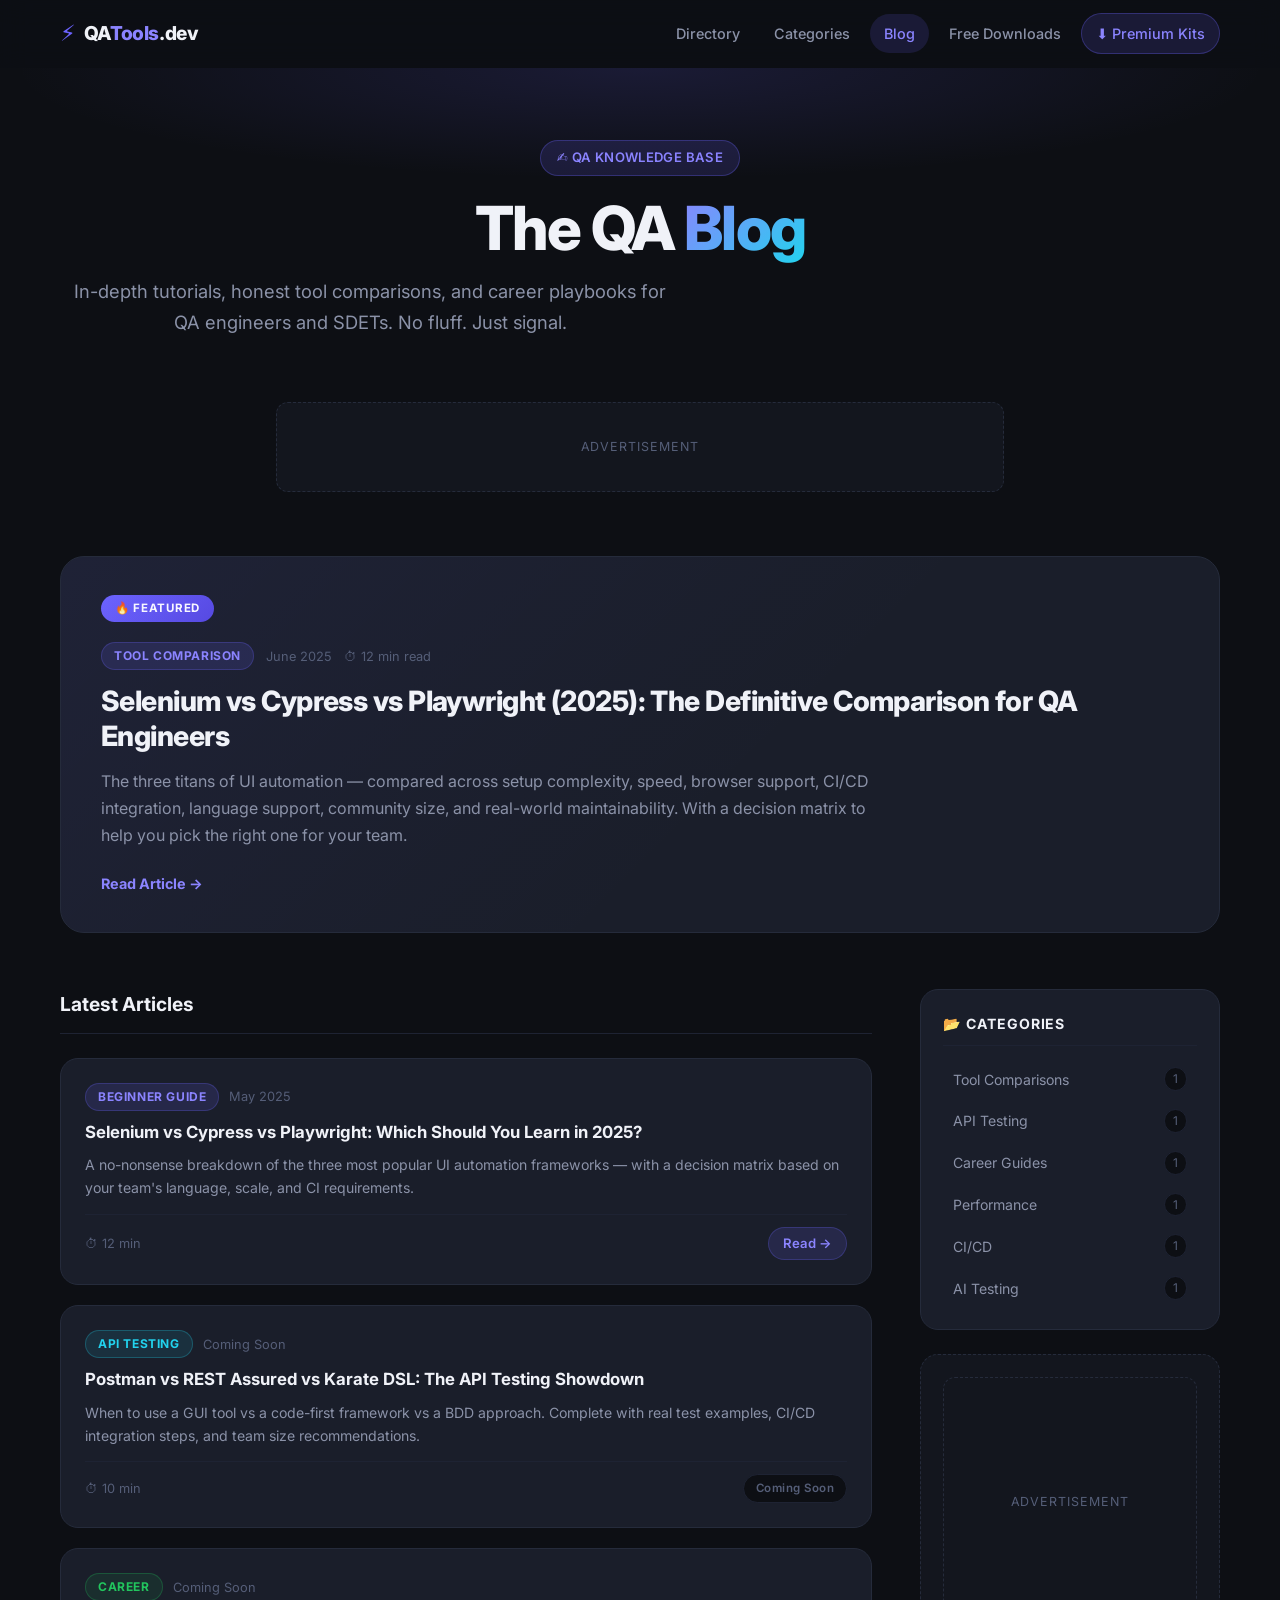
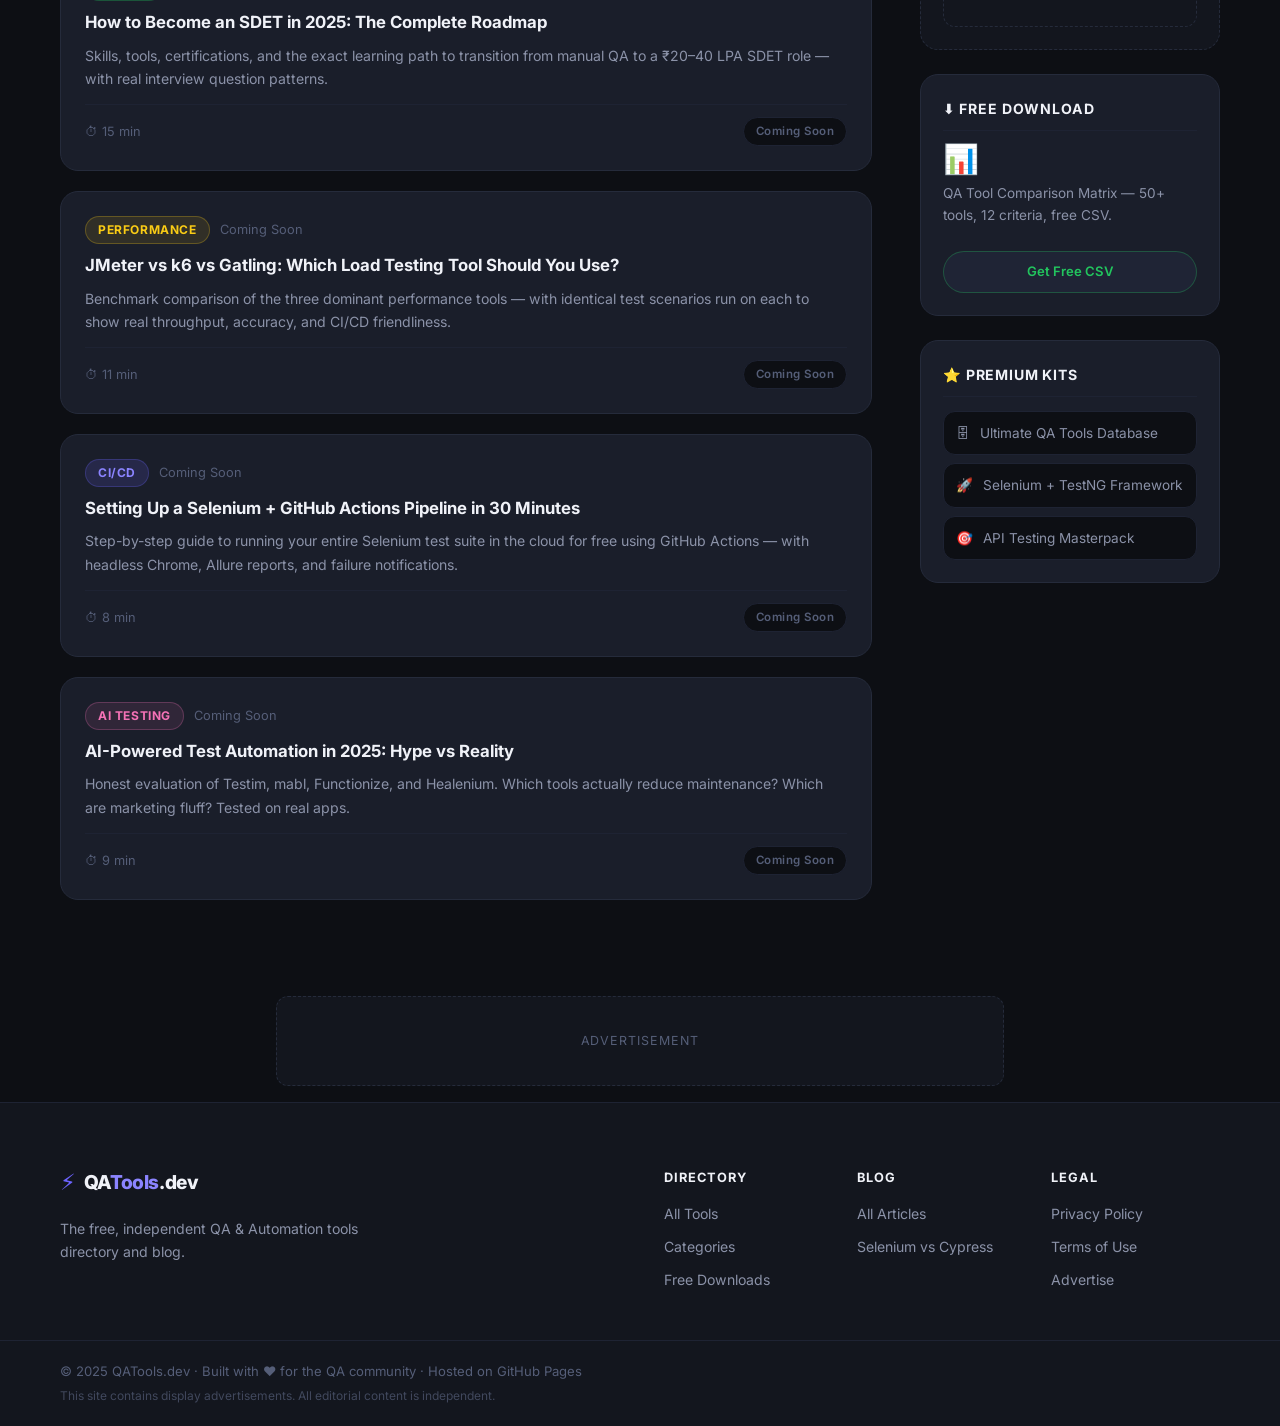
<file: blog/index.html>
<!DOCTYPE html>
<html lang="en">
<head>
  <meta charset="UTF-8" />
  <meta name="viewport" content="width=device-width, initial-scale=1.0" />

  <title>QA & Automation Blog | Testing Tutorials, Guides & Tool Comparisons</title>
  <meta name="description" content="Free in-depth tutorials, tool comparisons, and career guides for QA engineers and SDETs. Selenium, Cypress, Playwright, API testing, CI/CD, and more." />
  <meta name="keywords" content="QA blog, automation testing tutorials, selenium guide, cypress tutorial, playwright, api testing, SDET career, software testing articles" />
  <meta name="author" content="AtulSingh-QA" />
  <meta name="robots" content="index, follow" />
  <link rel="canonical" href="https://atulsingh-qa.github.io/blog/" />

  <meta property="og:type" content="website" />
  <meta property="og:url" content="https://atulsingh-qa.github.io/blog/" />
  <meta property="og:title" content="QA & Automation Blog | Tutorials, Guides & Tool Comparisons" />
  <meta property="og:description" content="Free in-depth tutorials for QA engineers. Selenium, Cypress, Playwright, API testing, CI/CD pipelines, and career growth." />

  <script type="application/ld+json">
  {
    "@context": "https://schema.org",
    "@type": "Blog",
    "name": "QA & Automation Blog",
    "url": "https://atulsingh-qa.github.io/blog/",
    "description": "Tutorials, tool comparisons and career guides for QA engineers and SDETs.",
    "publisher": {
      "@type": "Organization",
      "name": "QATools.dev",
      "url": "https://atulsingh-qa.github.io/"
    }
  }
  </script>

  <!-- ADSTERRA_HEAD_SCRIPT_PLACEHOLDER -->

  <link rel="stylesheet" href="../styles.css" />
  <link rel="stylesheet" href="blog.css" />
  <link rel="preconnect" href="https://fonts.googleapis.com" />
  <link rel="preconnect" href="https://fonts.gstatic.com" crossorigin />
  <link href="https://fonts.googleapis.com/css2?family=Inter:wght@400;500;600;700;800&family=JetBrains+Mono:wght@400;600&display=swap" rel="stylesheet" />
</head>

<body>

  <!-- NAVBAR -->
  <header class="navbar">
    <div class="container nav-inner">
      <a href="/" class="logo">
        <span class="logo-icon">⚡</span>
        <span class="logo-text">QA<span class="logo-accent">Tools</span>.dev</span>
      </a>
      <nav class="nav-links">
        <a href="/#directory">Directory</a>
        <a href="/#categories">Categories</a>
        <a href="/blog/" class="active-nav">Blog</a>
        <a href="/#downloads">Free Downloads</a>
        <a href="/#premium" class="nav-cta">⬇ Premium Kits</a>
      </nav>
      <button class="hamburger" aria-label="Open menu" onclick="toggleMenu()">☰</button>
    </div>
    <div class="mobile-menu" id="mobileMenu">
      <a href="/#directory" onclick="toggleMenu()">Directory</a>
      <a href="/blog/" onclick="toggleMenu()">Blog</a>
      <a href="/#downloads" onclick="toggleMenu()">Free Downloads</a>
      <a href="/#premium" onclick="toggleMenu()">Premium Kits</a>
    </div>
  </header>

  <main>

    <!-- BLOG HERO -->
    <section class="blog-hero">
      <div class="container">
        <div class="hero-badge">✍️ QA Knowledge Base</div>
        <h1 class="hero-title">The QA <span class="gradient-text">Blog</span></h1>
        <p class="hero-subtitle">In-depth tutorials, honest tool comparisons, and career playbooks for QA engineers and SDETs. No fluff. Just signal.</p>
      </div>
    </section>

    <!-- AD SLOT — BELOW HERO -->
    <div class="ad-container ad-banner" aria-label="Advertisement">
      <!-- ADSTERRA BANNER — PASTE YOUR CODE BELOW -->
      <div class="ad-placeholder"><span>Advertisement</span></div>
    </div>

    <!-- FEATURED ARTICLE -->
    <section class="blog-section">
      <div class="container">

        <div class="blog-featured">
          <a href="/blog/selenium-vs-cypress-vs-playwright.html" class="featured-card">
            <div class="featured-label-pill">🔥 Featured</div>
            <div class="featured-content">
              <div class="post-meta">
                <span class="post-cat">Tool Comparison</span>
                <span class="post-date">June 2025</span>
                <span class="post-read">⏱ 12 min read</span>
              </div>
              <h2 class="featured-title">Selenium vs Cypress vs Playwright (2025): The Definitive Comparison for QA Engineers</h2>
              <p class="featured-excerpt">The three titans of UI automation — compared across setup complexity, speed, browser support, CI/CD integration, language support, community size, and real-world maintainability. With a decision matrix to help you pick the right one for your team.</p>
              <span class="read-more-link">Read Article →</span>
            </div>
          </a>
        </div>

        <!-- BLOG GRID -->
        <div class="blog-layout">
          <div class="blog-main">

            <h2 class="blog-section-title">Latest Articles</h2>

            <div class="blog-grid">

              <article class="blog-card">
                <div class="blog-card-top">
                  <span class="post-cat">Beginner Guide</span>
                  <span class="post-date">May 2025</span>
                </div>
                <h3><a href="/blog/selenium-vs-cypress-vs-playwright.html">Selenium vs Cypress vs Playwright: Which Should You Learn in 2025?</a></h3>
                <p>A no-nonsense breakdown of the three most popular UI automation frameworks — with a decision matrix based on your team's language, scale, and CI requirements.</p>
                <div class="blog-card-footer">
                  <span class="post-read">⏱ 12 min</span>
                  <a href="/blog/selenium-vs-cypress-vs-playwright.html" class="read-link">Read →</a>
                </div>
              </article>

              <article class="blog-card">
                <div class="blog-card-top">
                  <span class="post-cat cat-api">API Testing</span>
                  <span class="post-date">Coming Soon</span>
                </div>
                <h3><a href="#">Postman vs REST Assured vs Karate DSL: The API Testing Showdown</a></h3>
                <p>When to use a GUI tool vs a code-first framework vs a BDD approach. Complete with real test examples, CI/CD integration steps, and team size recommendations.</p>
                <div class="blog-card-footer">
                  <span class="post-read">⏱ 10 min</span>
                  <span class="coming-soon-pill">Coming Soon</span>
                </div>
              </article>

              <article class="blog-card">
                <div class="blog-card-top">
                  <span class="post-cat cat-career">Career</span>
                  <span class="post-date">Coming Soon</span>
                </div>
                <h3><a href="#">How to Become an SDET in 2025: The Complete Roadmap</a></h3>
                <p>Skills, tools, certifications, and the exact learning path to transition from manual QA to a ₹20–40 LPA SDET role — with real interview question patterns.</p>
                <div class="blog-card-footer">
                  <span class="post-read">⏱ 15 min</span>
                  <span class="coming-soon-pill">Coming Soon</span>
                </div>
              </article>

              <article class="blog-card">
                <div class="blog-card-top">
                  <span class="post-cat cat-perf">Performance</span>
                  <span class="post-date">Coming Soon</span>
                </div>
                <h3><a href="#">JMeter vs k6 vs Gatling: Which Load Testing Tool Should You Use?</a></h3>
                <p>Benchmark comparison of the three dominant performance tools — with identical test scenarios run on each to show real throughput, accuracy, and CI/CD friendliness.</p>
                <div class="blog-card-footer">
                  <span class="post-read">⏱ 11 min</span>
                  <span class="coming-soon-pill">Coming Soon</span>
                </div>
              </article>

              <article class="blog-card">
                <div class="blog-card-top">
                  <span class="post-cat">CI/CD</span>
                  <span class="post-date">Coming Soon</span>
                </div>
                <h3><a href="#">Setting Up a Selenium + GitHub Actions Pipeline in 30 Minutes</a></h3>
                <p>Step-by-step guide to running your entire Selenium test suite in the cloud for free using GitHub Actions — with headless Chrome, Allure reports, and failure notifications.</p>
                <div class="blog-card-footer">
                  <span class="post-read">⏱ 8 min</span>
                  <span class="coming-soon-pill">Coming Soon</span>
                </div>
              </article>

              <article class="blog-card">
                <div class="blog-card-top">
                  <span class="post-cat cat-ai">AI Testing</span>
                  <span class="post-date">Coming Soon</span>
                </div>
                <h3><a href="#">AI-Powered Test Automation in 2025: Hype vs Reality</a></h3>
                <p>Honest evaluation of Testim, mabl, Functionize, and Healenium. Which tools actually reduce maintenance? Which are marketing fluff? Tested on real apps.</p>
                <div class="blog-card-footer">
                  <span class="post-read">⏱ 9 min</span>
                  <span class="coming-soon-pill">Coming Soon</span>
                </div>
              </article>

            </div><!-- /blog-grid -->
          </div><!-- /blog-main -->

          <!-- SIDEBAR -->
          <aside class="blog-sidebar">

            <div class="sidebar-widget">
              <h3 class="widget-title">📂 Categories</h3>
              <div class="widget-cats">
                <a href="#" class="widget-cat">Tool Comparisons <span>1</span></a>
                <a href="#" class="widget-cat">API Testing <span>1</span></a>
                <a href="#" class="widget-cat">Career Guides <span>1</span></a>
                <a href="#" class="widget-cat">Performance <span>1</span></a>
                <a href="#" class="widget-cat">CI/CD <span>1</span></a>
                <a href="#" class="widget-cat">AI Testing <span>1</span></a>
              </div>
            </div>

            <!-- AD SLOT — SIDEBAR -->
            <div class="sidebar-widget ad-sidebar" aria-label="Advertisement">
              <!-- ADSTERRA 300x250 — PASTE YOUR CODE BELOW -->
              <div class="ad-placeholder" style="height:250px; max-width:300px;"><span>Advertisement</span></div>
            </div>

            <div class="sidebar-widget">
              <h3 class="widget-title">⬇ Free Download</h3>
              <div class="sidebar-download">
                <div class="dl-icon">📊</div>
                <p>QA Tool Comparison Matrix — 50+ tools, 12 criteria, free CSV.</p>
                <a href="/#downloads" class="btn btn-download" style="font-size:0.82rem; padding:9px 16px;">Get Free CSV</a>
              </div>
            </div>

            <div class="sidebar-widget">
              <h3 class="widget-title">⭐ Premium Kits</h3>
              <div class="sidebar-premium-links">
                <a href="/#premium" class="sidebar-premium-item">
                  <span>🗄</span>
                  <span>Ultimate QA Tools Database</span>
                </a>
                <a href="/#premium" class="sidebar-premium-item">
                  <span>🚀</span>
                  <span>Selenium + TestNG Framework</span>
                </a>
                <a href="/#premium" class="sidebar-premium-item">
                  <span>🎯</span>
                  <span>API Testing Masterpack</span>
                </a>
              </div>
            </div>

          </aside>
        </div><!-- /blog-layout -->
      </div>
    </section>

    <!-- AD SLOT — BEFORE FOOTER -->
    <div class="ad-container ad-footer-top" aria-label="Advertisement">
      <div class="ad-placeholder"><span>Advertisement</span></div>
    </div>

  </main>

  <!-- FOOTER -->
  <footer class="footer">
    <div class="container footer-inner">
      <div class="footer-brand">
        <a href="/" class="logo">
          <span class="logo-icon">⚡</span>
          <span class="logo-text">QA<span class="logo-accent">Tools</span>.dev</span>
        </a>
        <p>The free, independent QA & Automation tools directory and blog.</p>
      </div>
      <div class="footer-links">
        <div class="footer-col">
          <h4>Directory</h4>
          <a href="/#directory">All Tools</a>
          <a href="/#categories">Categories</a>
          <a href="/#downloads">Free Downloads</a>
        </div>
        <div class="footer-col">
          <h4>Blog</h4>
          <a href="/blog/">All Articles</a>
          <a href="/blog/selenium-vs-cypress-vs-playwright.html">Selenium vs Cypress</a>
        </div>
        <div class="footer-col">
          <h4>Legal</h4>
          <a href="#">Privacy Policy</a>
          <a href="#">Terms of Use</a>
          <a href="#">Advertise</a>
        </div>
      </div>
    </div>
    <div class="footer-bottom">
      <div class="container">
        <p>© 2025 QATools.dev · Built with ❤️ for the QA community · Hosted on GitHub Pages</p>
        <p class="footer-disclaimer">This site contains display advertisements. All editorial content is independent.</p>
      </div>
    </div>
  </footer>

  <script>
    function toggleMenu() {
      document.getElementById('mobileMenu').classList.toggle('open');
    }
    window.addEventListener('scroll', () => {
      document.querySelector('.navbar').classList.toggle('scrolled', window.scrollY > 10);
    });
  </script>

</body>
</html>
</file>
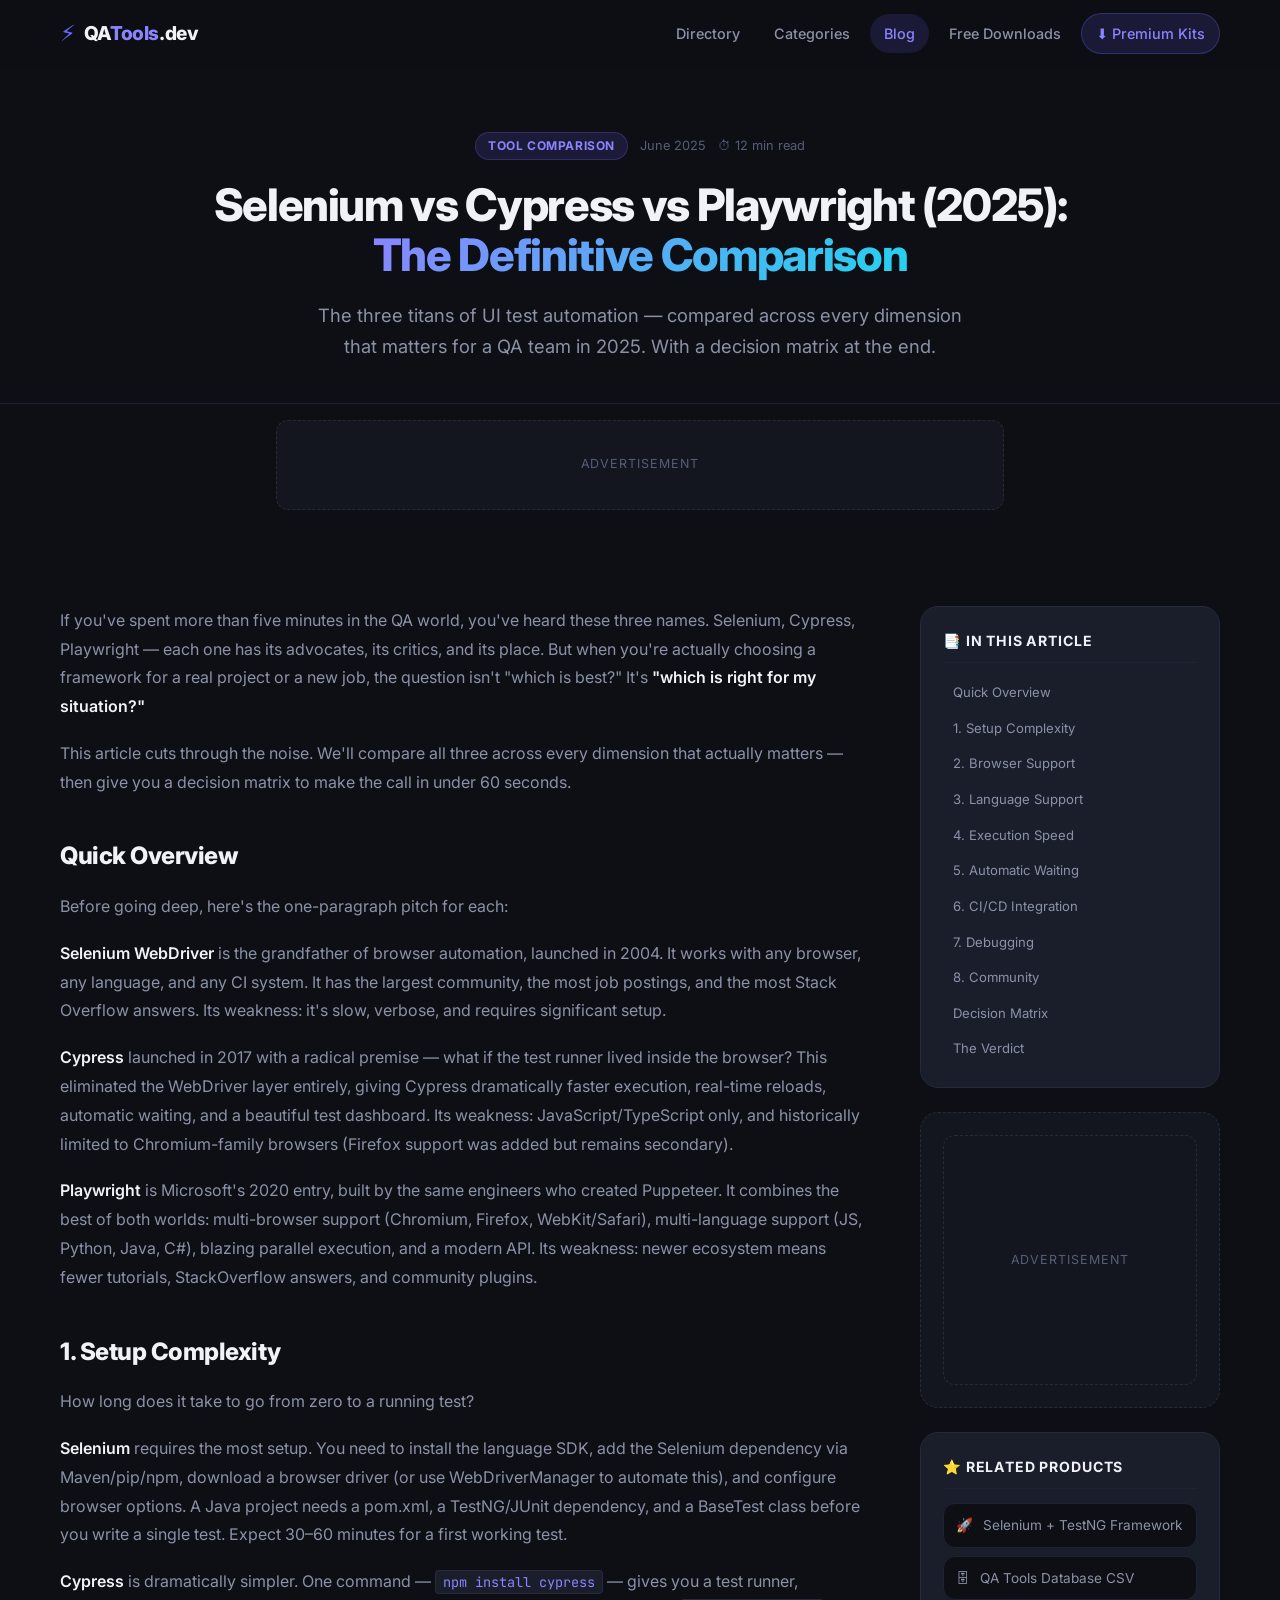
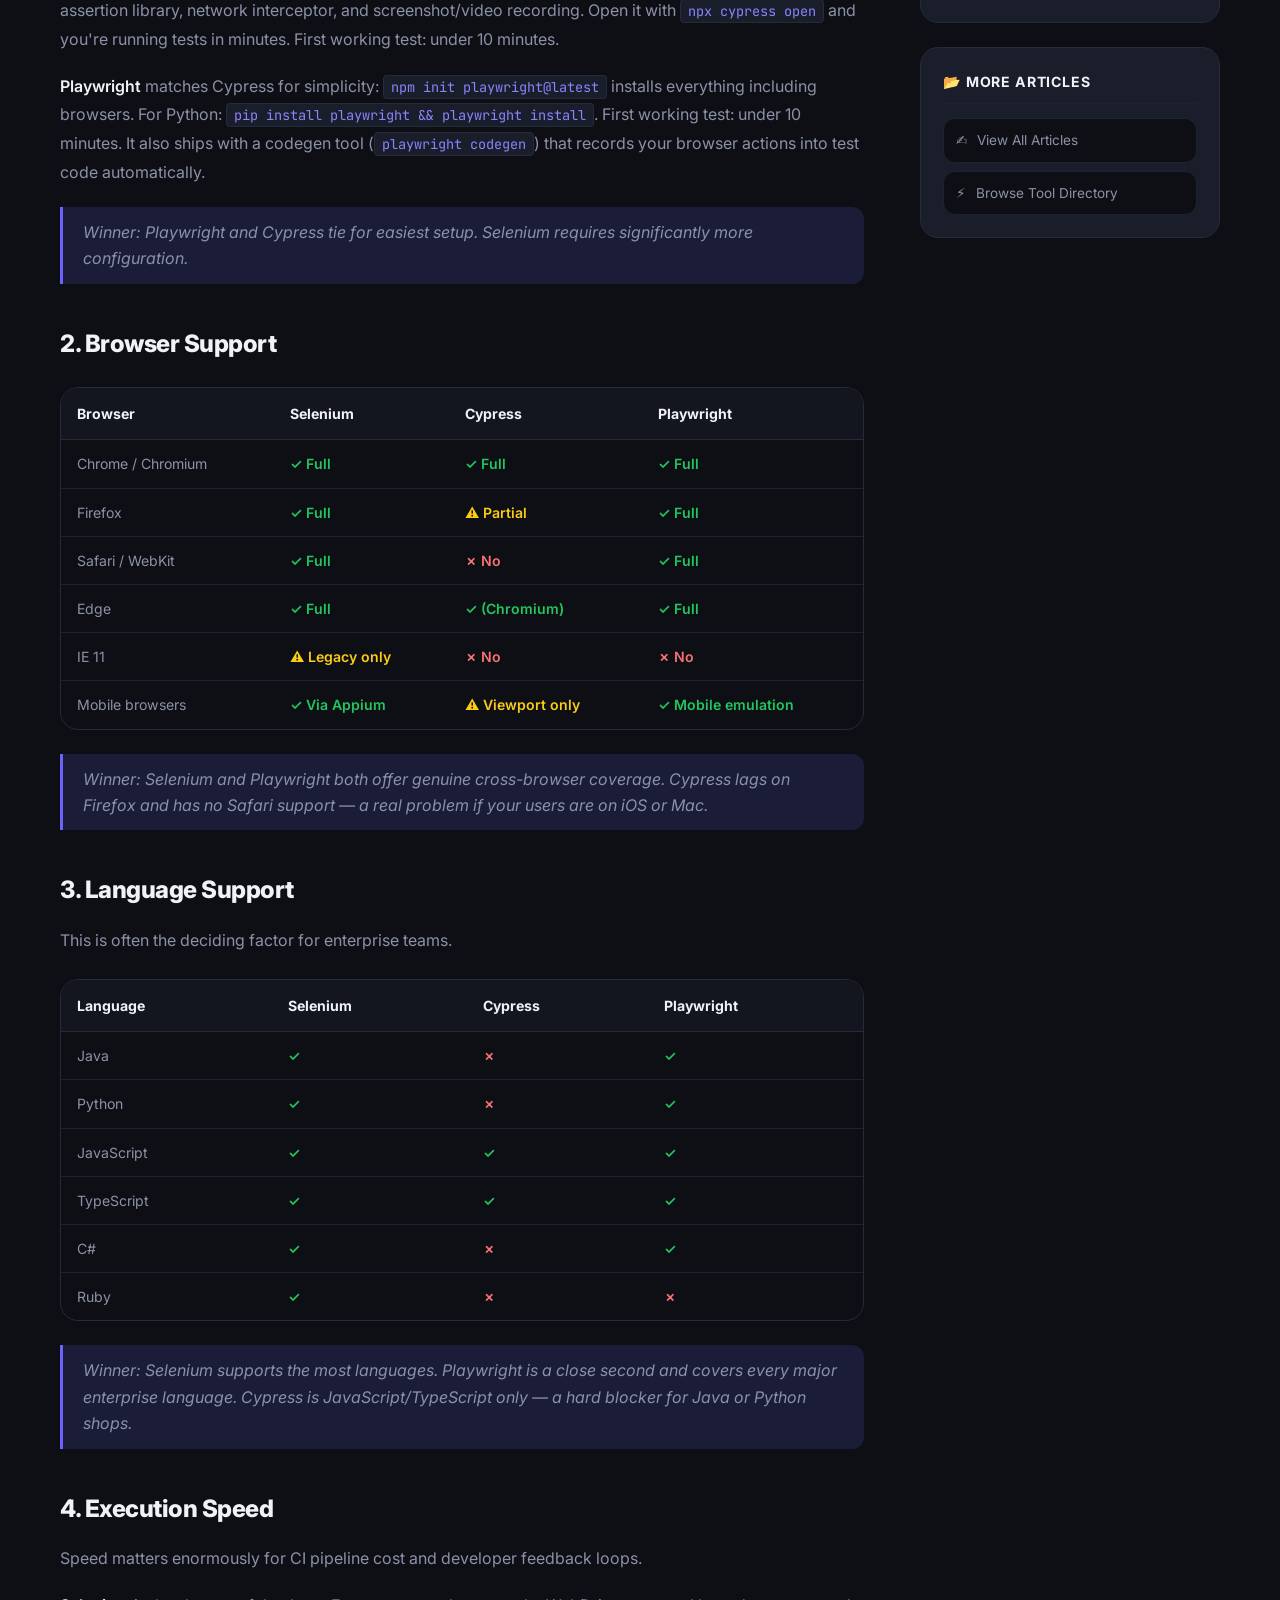
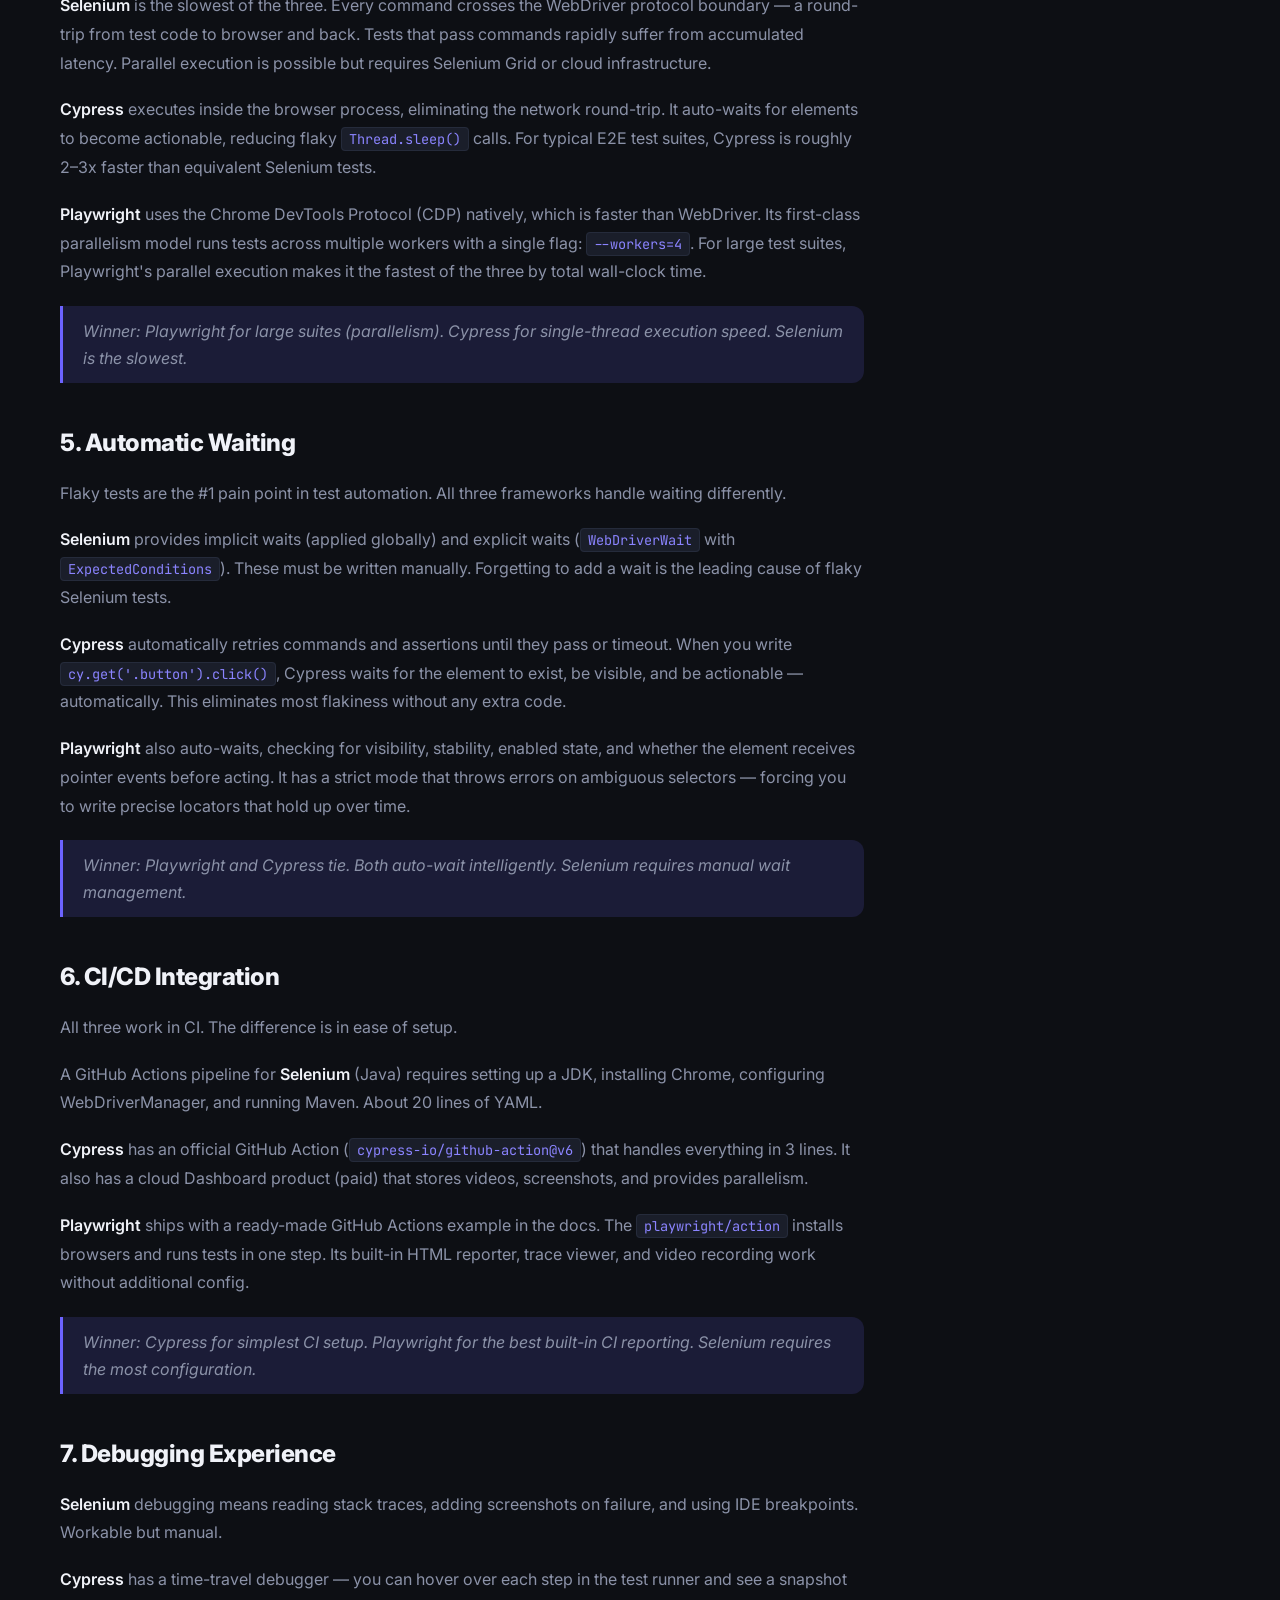
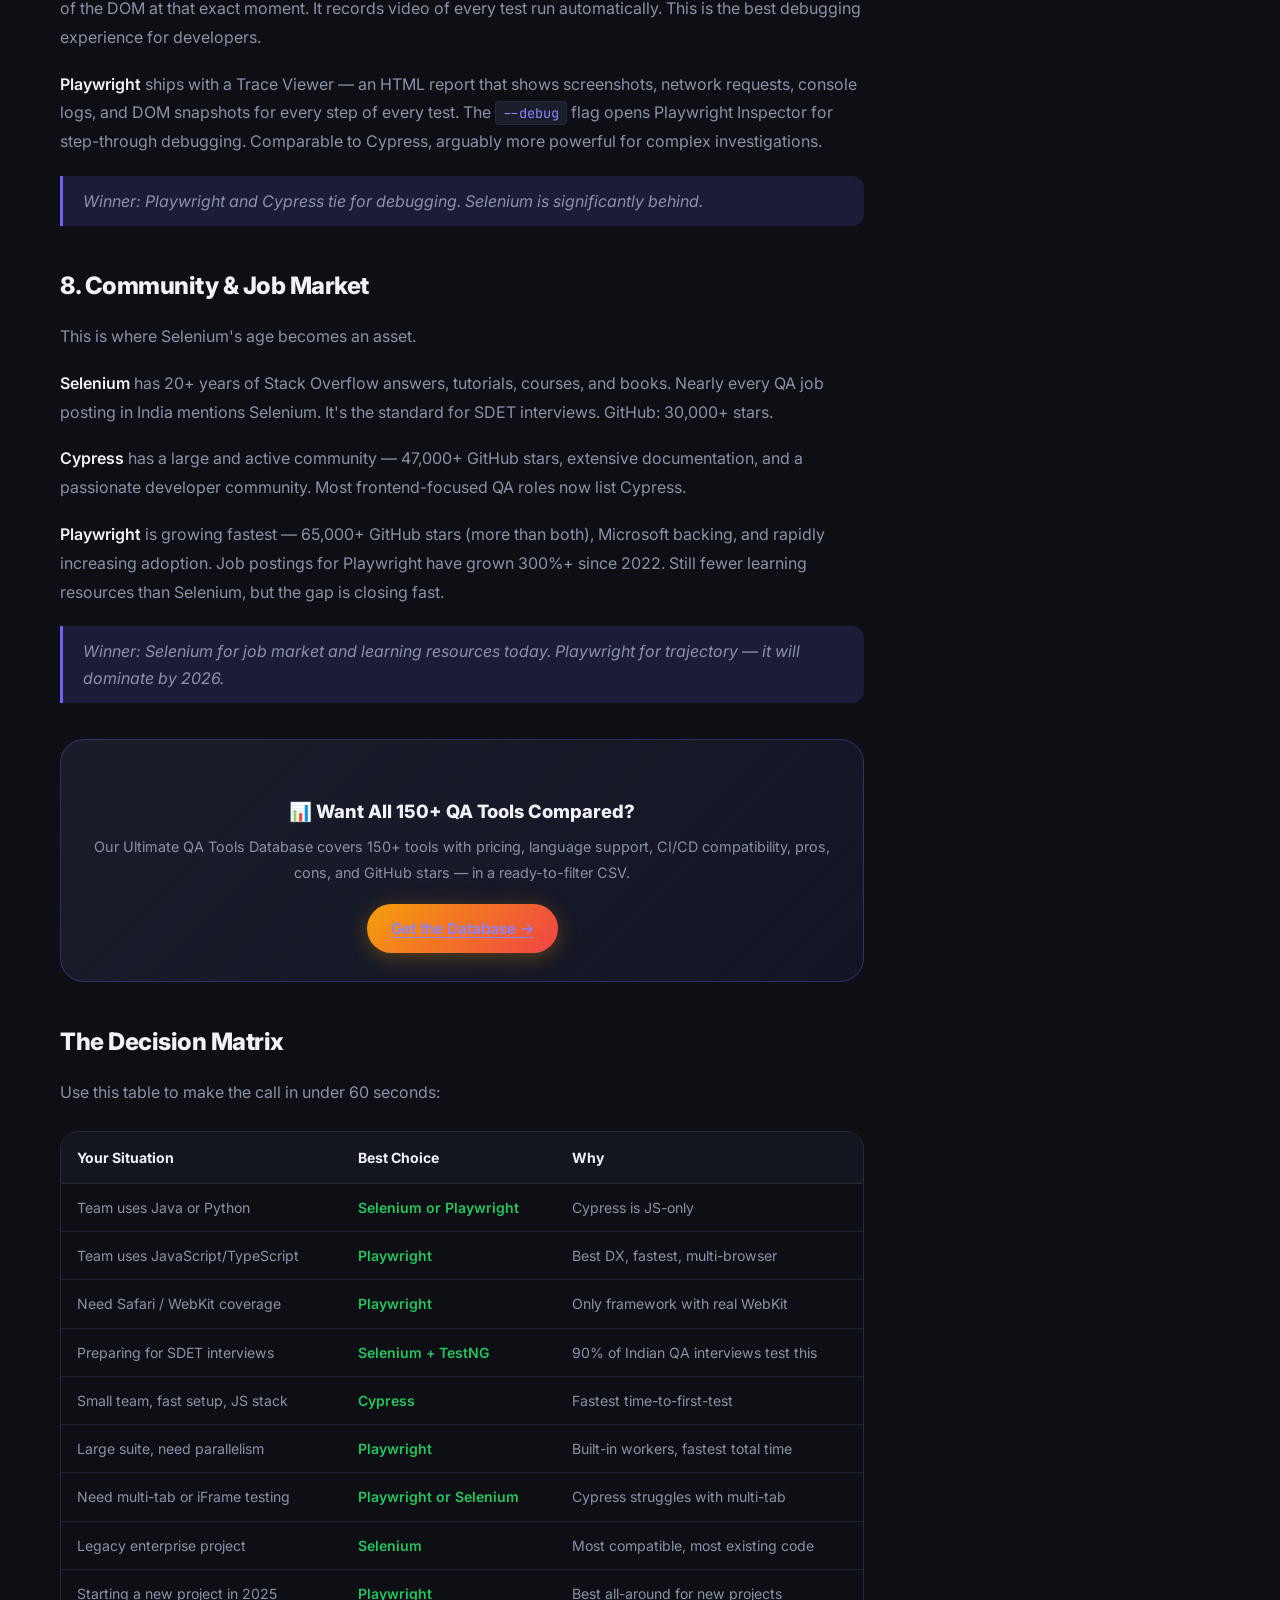
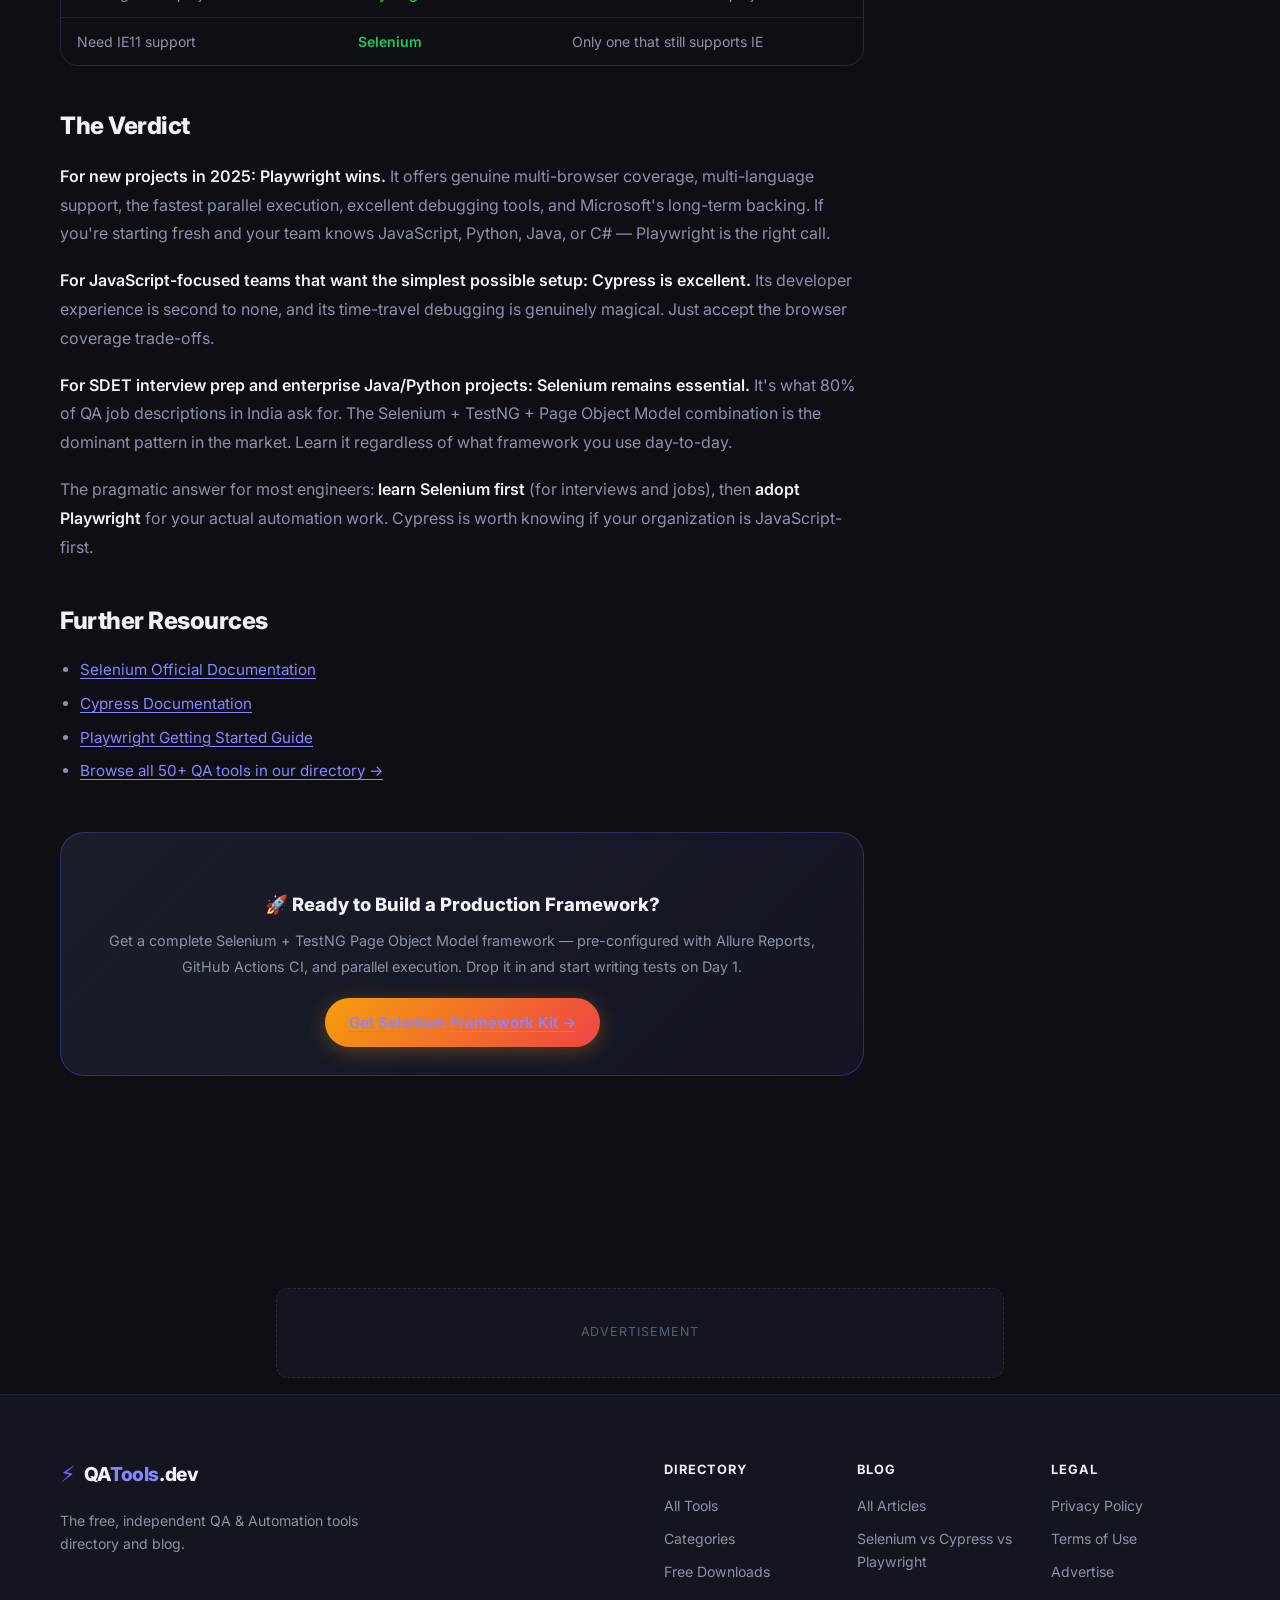
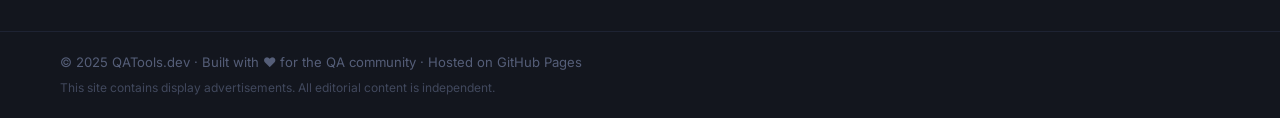
<file: blog/selenium-vs-cypress-vs-playwright.html>
<!DOCTYPE html>
<html lang="en">
<head>
  <meta charset="UTF-8" />
  <meta name="viewport" content="width=device-width, initial-scale=1.0" />

  <title>Selenium vs Cypress vs Playwright (2025): The Definitive Comparison | QATools.dev</title>
  <meta name="description" content="Selenium vs Cypress vs Playwright in 2025 — a detailed comparison of setup, speed, browser support, language support, CI/CD integration, and community. Includes a decision matrix to help you choose." />
  <meta name="keywords" content="selenium vs cypress vs playwright, cypress vs playwright, selenium vs playwright, best automation framework 2025, selenium vs cypress 2025, playwright vs cypress comparison" />
  <meta name="author" content="AtulSingh-QA" />
  <meta name="robots" content="index, follow" />
  <link rel="canonical" href="https://atulsingh-qa.github.io/blog/selenium-vs-cypress-vs-playwright.html" />

  <meta property="og:type" content="article" />
  <meta property="og:url" content="https://atulsingh-qa.github.io/blog/selenium-vs-cypress-vs-playwright.html" />
  <meta property="og:title" content="Selenium vs Cypress vs Playwright (2025): The Definitive Comparison" />
  <meta property="og:description" content="Detailed comparison of the three most popular UI automation frameworks. Setup, speed, browser support, CI/CD, language, and a decision matrix." />

  <script type="application/ld+json">
  {
    "@context": "https://schema.org",
    "@type": "Article",
    "headline": "Selenium vs Cypress vs Playwright (2025): The Definitive Comparison for QA Engineers",
    "description": "A detailed comparison of Selenium, Cypress, and Playwright across setup complexity, speed, browser support, CI/CD integration, language support, and community size.",
    "author": { "@type": "Person", "name": "AtulSingh-QA" },
    "publisher": {
      "@type": "Organization",
      "name": "QATools.dev",
      "url": "https://atulsingh-qa.github.io/"
    },
    "datePublished": "2025-06-01",
    "dateModified": "2025-06-01",
    "mainEntityOfPage": "https://atulsingh-qa.github.io/blog/selenium-vs-cypress-vs-playwright.html"
  }
  </script>

  <!-- ADSTERRA_HEAD_SCRIPT_PLACEHOLDER -->

  <link rel="stylesheet" href="../styles.css" />
  <link rel="stylesheet" href="blog.css" />
  <link rel="preconnect" href="https://fonts.googleapis.com" />
  <link rel="preconnect" href="https://fonts.gstatic.com" crossorigin />
  <link href="https://fonts.googleapis.com/css2?family=Inter:wght@400;500;600;700;800&family=JetBrains+Mono:wght@400;600&display=swap" rel="stylesheet" />
</head>

<body>

  <!-- NAVBAR -->
  <header class="navbar">
    <div class="container nav-inner">
      <a href="/" class="logo">
        <span class="logo-icon">⚡</span>
        <span class="logo-text">QA<span class="logo-accent">Tools</span>.dev</span>
      </a>
      <nav class="nav-links">
        <a href="/#directory">Directory</a>
        <a href="/#categories">Categories</a>
        <a href="/blog/" class="active-nav">Blog</a>
        <a href="/#downloads">Free Downloads</a>
        <a href="/#premium" class="nav-cta">⬇ Premium Kits</a>
      </nav>
      <button class="hamburger" aria-label="Open menu" onclick="toggleMenu()">☰</button>
    </div>
    <div class="mobile-menu" id="mobileMenu">
      <a href="/#directory" onclick="toggleMenu()">Directory</a>
      <a href="/blog/" onclick="toggleMenu()">Blog</a>
      <a href="/#downloads" onclick="toggleMenu()">Free Downloads</a>
      <a href="/#premium" onclick="toggleMenu()">Premium Kits</a>
    </div>
  </header>

  <main>

    <!-- ARTICLE HERO -->
    <section class="article-hero">
      <div class="container">
        <div class="post-meta" style="justify-content:center; margin-bottom:20px;">
          <span class="post-cat">Tool Comparison</span>
          <span class="post-date">June 2025</span>
          <span class="post-read">⏱ 12 min read</span>
        </div>
        <h1 class="hero-title" style="font-size:clamp(1.8rem,4vw,2.8rem); text-align:center; max-width:860px; margin:0 auto 20px;">
          Selenium vs Cypress vs Playwright (2025):<br/>
          <span class="gradient-text">The Definitive Comparison</span>
        </h1>
        <p class="hero-subtitle" style="max-width:680px; margin:0 auto; text-align:center;">
          The three titans of UI test automation — compared across every dimension that matters for a QA team in 2025. With a decision matrix at the end.
        </p>
      </div>
    </section>

    <!-- AD SLOT — BELOW ARTICLE HERO -->
    <div class="ad-container ad-banner" aria-label="Advertisement">
      <!-- ADSTERRA BANNER — PASTE YOUR CODE BELOW -->
      <div class="ad-placeholder"><span>Advertisement</span></div>
    </div>

    <!-- ARTICLE CONTENT -->
    <section class="blog-section" style="padding-top:32px;">
      <div class="container">
        <div class="article-layout">

          <!-- MAIN ARTICLE BODY -->
          <article class="article-body">

            <p>If you've spent more than five minutes in the QA world, you've heard these three names. Selenium, Cypress, Playwright — each one has its advocates, its critics, and its place. But when you're actually choosing a framework for a real project or a new job, the question isn't "which is best?" It's <strong>"which is right for my situation?"</strong></p>

            <p>This article cuts through the noise. We'll compare all three across every dimension that actually matters — then give you a decision matrix to make the call in under 60 seconds.</p>

            <h2>Quick Overview</h2>

            <p>Before going deep, here's the one-paragraph pitch for each:</p>

            <p><strong>Selenium WebDriver</strong> is the grandfather of browser automation, launched in 2004. It works with any browser, any language, and any CI system. It has the largest community, the most job postings, and the most Stack Overflow answers. Its weakness: it's slow, verbose, and requires significant setup.</p>

            <p><strong>Cypress</strong> launched in 2017 with a radical premise — what if the test runner lived inside the browser? This eliminated the WebDriver layer entirely, giving Cypress dramatically faster execution, real-time reloads, automatic waiting, and a beautiful test dashboard. Its weakness: JavaScript/TypeScript only, and historically limited to Chromium-family browsers (Firefox support was added but remains secondary).</p>

            <p><strong>Playwright</strong> is Microsoft's 2020 entry, built by the same engineers who created Puppeteer. It combines the best of both worlds: multi-browser support (Chromium, Firefox, WebKit/Safari), multi-language support (JS, Python, Java, C#), blazing parallel execution, and a modern API. Its weakness: newer ecosystem means fewer tutorials, StackOverflow answers, and community plugins.</p>

            <h2>1. Setup Complexity</h2>

            <p>How long does it take to go from zero to a running test?</p>

            <p><strong>Selenium</strong> requires the most setup. You need to install the language SDK, add the Selenium dependency via Maven/pip/npm, download a browser driver (or use WebDriverManager to automate this), and configure browser options. A Java project needs a pom.xml, a TestNG/JUnit dependency, and a BaseTest class before you write a single test. Expect 30–60 minutes for a first working test.</p>

            <p><strong>Cypress</strong> is dramatically simpler. One command — <code>npm install cypress</code> — gives you a test runner, assertion library, network interceptor, and screenshot/video recording. Open it with <code>npx cypress open</code> and you're running tests in minutes. First working test: under 10 minutes.</p>

            <p><strong>Playwright</strong> matches Cypress for simplicity: <code>npm init playwright@latest</code> installs everything including browsers. For Python: <code>pip install playwright && playwright install</code>. First working test: under 10 minutes. It also ships with a codegen tool (<code>playwright codegen</code>) that records your browser actions into test code automatically.</p>

            <blockquote>Winner: Playwright and Cypress tie for easiest setup. Selenium requires significantly more configuration.</blockquote>

            <h2>2. Browser Support</h2>

            <div class="compare-table-wrap">
              <table class="compare-table">
                <thead>
                  <tr>
                    <th>Browser</th>
                    <th>Selenium</th>
                    <th>Cypress</th>
                    <th>Playwright</th>
                  </tr>
                </thead>
                <tbody>
                  <tr>
                    <td>Chrome / Chromium</td>
                    <td class="tc-good">✓ Full</td>
                    <td class="tc-good">✓ Full</td>
                    <td class="tc-good">✓ Full</td>
                  </tr>
                  <tr>
                    <td>Firefox</td>
                    <td class="tc-good">✓ Full</td>
                    <td class="tc-mid">⚠ Partial</td>
                    <td class="tc-good">✓ Full</td>
                  </tr>
                  <tr>
                    <td>Safari / WebKit</td>
                    <td class="tc-good">✓ Full</td>
                    <td class="tc-bad">✗ No</td>
                    <td class="tc-good">✓ Full</td>
                  </tr>
                  <tr>
                    <td>Edge</td>
                    <td class="tc-good">✓ Full</td>
                    <td class="tc-good">✓ (Chromium)</td>
                    <td class="tc-good">✓ Full</td>
                  </tr>
                  <tr>
                    <td>IE 11</td>
                    <td class="tc-mid">⚠ Legacy only</td>
                    <td class="tc-bad">✗ No</td>
                    <td class="tc-bad">✗ No</td>
                  </tr>
                  <tr>
                    <td>Mobile browsers</td>
                    <td class="tc-good">✓ Via Appium</td>
                    <td class="tc-mid">⚠ Viewport only</td>
                    <td class="tc-good">✓ Mobile emulation</td>
                  </tr>
                </tbody>
              </table>
            </div>

            <blockquote>Winner: Selenium and Playwright both offer genuine cross-browser coverage. Cypress lags on Firefox and has no Safari support — a real problem if your users are on iOS or Mac.</blockquote>

            <h2>3. Language Support</h2>

            <p>This is often the deciding factor for enterprise teams.</p>

            <div class="compare-table-wrap">
              <table class="compare-table">
                <thead>
                  <tr>
                    <th>Language</th>
                    <th>Selenium</th>
                    <th>Cypress</th>
                    <th>Playwright</th>
                  </tr>
                </thead>
                <tbody>
                  <tr><td>Java</td><td class="tc-good">✓</td><td class="tc-bad">✗</td><td class="tc-good">✓</td></tr>
                  <tr><td>Python</td><td class="tc-good">✓</td><td class="tc-bad">✗</td><td class="tc-good">✓</td></tr>
                  <tr><td>JavaScript</td><td class="tc-good">✓</td><td class="tc-good">✓</td><td class="tc-good">✓</td></tr>
                  <tr><td>TypeScript</td><td class="tc-good">✓</td><td class="tc-good">✓</td><td class="tc-good">✓</td></tr>
                  <tr><td>C#</td><td class="tc-good">✓</td><td class="tc-bad">✗</td><td class="tc-good">✓</td></tr>
                  <tr><td>Ruby</td><td class="tc-good">✓</td><td class="tc-bad">✗</td><td class="tc-bad">✗</td></tr>
                </tbody>
              </table>
            </div>

            <blockquote>Winner: Selenium supports the most languages. Playwright is a close second and covers every major enterprise language. Cypress is JavaScript/TypeScript only — a hard blocker for Java or Python shops.</blockquote>

            <h2>4. Execution Speed</h2>

            <p>Speed matters enormously for CI pipeline cost and developer feedback loops.</p>

            <p><strong>Selenium</strong> is the slowest of the three. Every command crosses the WebDriver protocol boundary — a round-trip from test code to browser and back. Tests that pass commands rapidly suffer from accumulated latency. Parallel execution is possible but requires Selenium Grid or cloud infrastructure.</p>

            <p><strong>Cypress</strong> executes inside the browser process, eliminating the network round-trip. It auto-waits for elements to become actionable, reducing flaky <code>Thread.sleep()</code> calls. For typical E2E test suites, Cypress is roughly 2–3x faster than equivalent Selenium tests.</p>

            <p><strong>Playwright</strong> uses the Chrome DevTools Protocol (CDP) natively, which is faster than WebDriver. Its first-class parallelism model runs tests across multiple workers with a single flag: <code>--workers=4</code>. For large test suites, Playwright's parallel execution makes it the fastest of the three by total wall-clock time.</p>

            <blockquote>Winner: Playwright for large suites (parallelism). Cypress for single-thread execution speed. Selenium is the slowest.</blockquote>

            <h2>5. Automatic Waiting</h2>

            <p>Flaky tests are the #1 pain point in test automation. All three frameworks handle waiting differently.</p>

            <p><strong>Selenium</strong> provides implicit waits (applied globally) and explicit waits (<code>WebDriverWait</code> with <code>ExpectedConditions</code>). These must be written manually. Forgetting to add a wait is the leading cause of flaky Selenium tests.</p>

            <p><strong>Cypress</strong> automatically retries commands and assertions until they pass or timeout. When you write <code>cy.get('.button').click()</code>, Cypress waits for the element to exist, be visible, and be actionable — automatically. This eliminates most flakiness without any extra code.</p>

            <p><strong>Playwright</strong> also auto-waits, checking for visibility, stability, enabled state, and whether the element receives pointer events before acting. It has a strict mode that throws errors on ambiguous selectors — forcing you to write precise locators that hold up over time.</p>

            <blockquote>Winner: Playwright and Cypress tie. Both auto-wait intelligently. Selenium requires manual wait management.</blockquote>

            <h2>6. CI/CD Integration</h2>

            <p>All three work in CI. The difference is in ease of setup.</p>

            <p>A GitHub Actions pipeline for <strong>Selenium</strong> (Java) requires setting up a JDK, installing Chrome, configuring WebDriverManager, and running Maven. About 20 lines of YAML.</p>

            <p><strong>Cypress</strong> has an official GitHub Action (<code>cypress-io/github-action@v6</code>) that handles everything in 3 lines. It also has a cloud Dashboard product (paid) that stores videos, screenshots, and provides parallelism.</p>

            <p><strong>Playwright</strong> ships with a ready-made GitHub Actions example in the docs. The <code>playwright/action</code> installs browsers and runs tests in one step. Its built-in HTML reporter, trace viewer, and video recording work without additional config.</p>

            <blockquote>Winner: Cypress for simplest CI setup. Playwright for the best built-in CI reporting. Selenium requires the most configuration.</blockquote>

            <h2>7. Debugging Experience</h2>

            <p><strong>Selenium</strong> debugging means reading stack traces, adding screenshots on failure, and using IDE breakpoints. Workable but manual.</p>

            <p><strong>Cypress</strong> has a time-travel debugger — you can hover over each step in the test runner and see a snapshot of the DOM at that exact moment. It records video of every test run automatically. This is the best debugging experience for developers.</p>

            <p><strong>Playwright</strong> ships with a Trace Viewer — an HTML report that shows screenshots, network requests, console logs, and DOM snapshots for every step of every test. The <code>--debug</code> flag opens Playwright Inspector for step-through debugging. Comparable to Cypress, arguably more powerful for complex investigations.</p>

            <blockquote>Winner: Playwright and Cypress tie for debugging. Selenium is significantly behind.</blockquote>

            <h2>8. Community & Job Market</h2>

            <p>This is where Selenium's age becomes an asset.</p>

            <p><strong>Selenium</strong> has 20+ years of Stack Overflow answers, tutorials, courses, and books. Nearly every QA job posting in India mentions Selenium. It's the standard for SDET interviews. GitHub: 30,000+ stars.</p>

            <p><strong>Cypress</strong> has a large and active community — 47,000+ GitHub stars, extensive documentation, and a passionate developer community. Most frontend-focused QA roles now list Cypress.</p>

            <p><strong>Playwright</strong> is growing fastest — 65,000+ GitHub stars (more than both), Microsoft backing, and rapidly increasing adoption. Job postings for Playwright have grown 300%+ since 2022. Still fewer learning resources than Selenium, but the gap is closing fast.</p>

            <blockquote>Winner: Selenium for job market and learning resources today. Playwright for trajectory — it will dominate by 2026.</blockquote>

            <!-- CTA inside article -->
            <div class="article-cta-box">
              <h3>📊 Want All 150+ QA Tools Compared?</h3>
              <p>Our Ultimate QA Tools Database covers 150+ tools with pricing, language support, CI/CD compatibility, pros, cons, and GitHub stars — in a ready-to-filter CSV.</p>
              <a href="/#premium" class="btn btn-premium" style="width:auto; display:inline-flex;">Get the Database →</a>
            </div>

            <h2>The Decision Matrix</h2>

            <p>Use this table to make the call in under 60 seconds:</p>

            <div class="compare-table-wrap">
              <table class="compare-table">
                <thead>
                  <tr>
                    <th>Your Situation</th>
                    <th>Best Choice</th>
                    <th>Why</th>
                  </tr>
                </thead>
                <tbody>
                  <tr>
                    <td>Team uses Java or Python</td>
                    <td class="tc-good">Selenium or Playwright</td>
                    <td>Cypress is JS-only</td>
                  </tr>
                  <tr>
                    <td>Team uses JavaScript/TypeScript</td>
                    <td class="tc-good">Playwright</td>
                    <td>Best DX, fastest, multi-browser</td>
                  </tr>
                  <tr>
                    <td>Need Safari / WebKit coverage</td>
                    <td class="tc-good">Playwright</td>
                    <td>Only framework with real WebKit</td>
                  </tr>
                  <tr>
                    <td>Preparing for SDET interviews</td>
                    <td class="tc-good">Selenium + TestNG</td>
                    <td>90% of Indian QA interviews test this</td>
                  </tr>
                  <tr>
                    <td>Small team, fast setup, JS stack</td>
                    <td class="tc-good">Cypress</td>
                    <td>Fastest time-to-first-test</td>
                  </tr>
                  <tr>
                    <td>Large suite, need parallelism</td>
                    <td class="tc-good">Playwright</td>
                    <td>Built-in workers, fastest total time</td>
                  </tr>
                  <tr>
                    <td>Need multi-tab or iFrame testing</td>
                    <td class="tc-good">Playwright or Selenium</td>
                    <td>Cypress struggles with multi-tab</td>
                  </tr>
                  <tr>
                    <td>Legacy enterprise project</td>
                    <td class="tc-good">Selenium</td>
                    <td>Most compatible, most existing code</td>
                  </tr>
                  <tr>
                    <td>Starting a new project in 2025</td>
                    <td class="tc-good">Playwright</td>
                    <td>Best all-around for new projects</td>
                  </tr>
                  <tr>
                    <td>Need IE11 support</td>
                    <td class="tc-good">Selenium</td>
                    <td>Only one that still supports IE</td>
                  </tr>
                </tbody>
              </table>
            </div>

            <h2>The Verdict</h2>

            <p><strong>For new projects in 2025: Playwright wins.</strong> It offers genuine multi-browser coverage, multi-language support, the fastest parallel execution, excellent debugging tools, and Microsoft's long-term backing. If you're starting fresh and your team knows JavaScript, Python, Java, or C# — Playwright is the right call.</p>

            <p><strong>For JavaScript-focused teams that want the simplest possible setup: Cypress is excellent.</strong> Its developer experience is second to none, and its time-travel debugging is genuinely magical. Just accept the browser coverage trade-offs.</p>

            <p><strong>For SDET interview prep and enterprise Java/Python projects: Selenium remains essential.</strong> It's what 80% of QA job descriptions in India ask for. The Selenium + TestNG + Page Object Model combination is the dominant pattern in the market. Learn it regardless of what framework you use day-to-day.</p>

            <p>The pragmatic answer for most engineers: <strong>learn Selenium first</strong> (for interviews and jobs), then <strong>adopt Playwright</strong> for your actual automation work. Cypress is worth knowing if your organization is JavaScript-first.</p>

            <h2>Further Resources</h2>
            <ul>
              <li><a href="https://selenium.dev/documentation/" target="_blank" rel="noopener">Selenium Official Documentation</a></li>
              <li><a href="https://docs.cypress.io" target="_blank" rel="noopener">Cypress Documentation</a></li>
              <li><a href="https://playwright.dev/docs/intro" target="_blank" rel="noopener">Playwright Getting Started Guide</a></li>
              <li><a href="/#directory">Browse all 50+ QA tools in our directory →</a></li>
            </ul>

            <!-- Bottom CTA -->
            <div class="article-cta-box" style="margin-top:48px;">
              <h3>🚀 Ready to Build a Production Framework?</h3>
              <p>Get a complete Selenium + TestNG Page Object Model framework — pre-configured with Allure Reports, GitHub Actions CI, and parallel execution. Drop it in and start writing tests on Day 1.</p>
              <a href="/#premium" class="btn btn-premium" style="width:auto; display:inline-flex;">Get Selenium Framework Kit →</a>
            </div>

          </article>

          <!-- SIDEBAR -->
          <aside class="blog-sidebar">

            <div class="sidebar-widget">
              <h3 class="widget-title">📑 In This Article</h3>
              <nav class="toc">
                <a href="#" class="toc-link">Quick Overview</a>
                <a href="#" class="toc-link">1. Setup Complexity</a>
                <a href="#" class="toc-link">2. Browser Support</a>
                <a href="#" class="toc-link">3. Language Support</a>
                <a href="#" class="toc-link">4. Execution Speed</a>
                <a href="#" class="toc-link">5. Automatic Waiting</a>
                <a href="#" class="toc-link">6. CI/CD Integration</a>
                <a href="#" class="toc-link">7. Debugging</a>
                <a href="#" class="toc-link">8. Community</a>
                <a href="#" class="toc-link">Decision Matrix</a>
                <a href="#" class="toc-link">The Verdict</a>
              </nav>
            </div>

            <!-- AD SLOT — SIDEBAR 300x250 -->
            <div class="sidebar-widget ad-sidebar" aria-label="Advertisement">
              <!-- ADSTERRA 300x250 — PASTE YOUR CODE BELOW -->
              <div class="ad-placeholder" style="height:250px; max-width:300px;"><span>Advertisement</span></div>
            </div>

            <div class="sidebar-widget">
              <h3 class="widget-title">⭐ Related Products</h3>
              <div class="sidebar-premium-links">
                <a href="/#premium" class="sidebar-premium-item">
                  <span>🚀</span>
                  <span>Selenium + TestNG Framework</span>
                </a>
                <a href="/#premium" class="sidebar-premium-item">
                  <span>🗄</span>
                  <span>QA Tools Database CSV</span>
                </a>
              </div>
            </div>

            <div class="sidebar-widget">
              <h3 class="widget-title">📂 More Articles</h3>
              <div class="sidebar-premium-links">
                <a href="/blog/" class="sidebar-premium-item">
                  <span>✍️</span>
                  <span>View All Articles</span>
                </a>
                <a href="/#directory" class="sidebar-premium-item">
                  <span>⚡</span>
                  <span>Browse Tool Directory</span>
                </a>
              </div>
            </div>

          </aside>

        </div><!-- /article-layout -->
      </div>
    </section>

    <!-- AD SLOT — BEFORE FOOTER -->
    <div class="ad-container ad-footer-top" aria-label="Advertisement">
      <div class="ad-placeholder"><span>Advertisement</span></div>
    </div>

  </main>

  <!-- FOOTER -->
  <footer class="footer">
    <div class="container footer-inner">
      <div class="footer-brand">
        <a href="/" class="logo">
          <span class="logo-icon">⚡</span>
          <span class="logo-text">QA<span class="logo-accent">Tools</span>.dev</span>
        </a>
        <p>The free, independent QA & Automation tools directory and blog.</p>
      </div>
      <div class="footer-links">
        <div class="footer-col">
          <h4>Directory</h4>
          <a href="/#directory">All Tools</a>
          <a href="/#categories">Categories</a>
          <a href="/#downloads">Free Downloads</a>
        </div>
        <div class="footer-col">
          <h4>Blog</h4>
          <a href="/blog/">All Articles</a>
          <a href="/blog/selenium-vs-cypress-vs-playwright.html">Selenium vs Cypress vs Playwright</a>
        </div>
        <div class="footer-col">
          <h4>Legal</h4>
          <a href="#">Privacy Policy</a>
          <a href="#">Terms of Use</a>
          <a href="#">Advertise</a>
        </div>
      </div>
    </div>
    <div class="footer-bottom">
      <div class="container">
        <p>© 2025 QATools.dev · Built with ❤️ for the QA community · Hosted on GitHub Pages</p>
        <p class="footer-disclaimer">This site contains display advertisements. All editorial content is independent.</p>
      </div>
    </div>
  </footer>

  <script>
    function toggleMenu() {
      document.getElementById('mobileMenu').classList.toggle('open');
    }
    window.addEventListener('scroll', () => {
      document.querySelector('.navbar').classList.toggle('scrolled', window.scrollY > 10);
    });
  </script>

  <!-- Table of Contents scroll -->
  <style>
    .toc { display:flex; flex-direction:column; gap:4px; }
    .toc-link {
      font-size:0.82rem;
      color:var(--text-secondary);
      padding:5px 10px;
      border-radius:var(--radius-sm);
      text-decoration:none;
      transition:background 0.2s, color 0.2s;
    }
    .toc-link:hover { background:var(--bg-base); color:var(--accent-light); }
  </style>

</body>
</html>
</file>
<file: styles.css>
/* ═══════════════════════════════════════════════════════════════
   QATools.dev — Dark Mode Stylesheet
   Mobile-first · Pure CSS · Zero dependencies
   ═══════════════════════════════════════════════════════════════ */

/* ── 1. DESIGN TOKENS ──────────────────────────────────────────── */
:root {
  /* Palette */
  --bg-base:        #0d0f14;
  --bg-surface:     #13161e;
  --bg-card:        #1a1e2a;
  --bg-card-hover:  #1f2435;
  --bg-input:       #1e2230;
  --border:         #252b3b;
  --border-subtle:  #1e2333;

  /* Brand */
  --accent:         #6c63ff;
  --accent-light:   #8b84ff;
  --accent-dim:     rgba(108, 99, 255, 0.15);
  --accent-glow:    rgba(108, 99, 255, 0.35);
  --green:          #22c55e;
  --yellow:         #facc15;
  --red:            #f87171;
  --cyan:           #22d3ee;

  /* Text */
  --text-primary:   #f0f2f8;
  --text-secondary: #8b92a8;
  --text-muted:     #555e78;
  --text-link:      #6c63ff;

  /* Typography */
  --font-sans: 'Inter', system-ui, -apple-system, sans-serif;
  --font-mono: 'JetBrains Mono', 'Fira Code', monospace;

  /* Spacing */
  --radius-sm:  6px;
  --radius-md:  12px;
  --radius-lg:  18px;
  --radius-xl:  24px;
  --radius-pill: 999px;

  /* Shadows */
  --shadow-card: 0 2px 16px rgba(0, 0, 0, 0.4);
  --shadow-glow: 0 0 40px rgba(108, 99, 255, 0.2);

  /* Layout */
  --max-width: 1200px;
  --nav-height: 68px;
}

/* ── 2. RESET & BASE ────────────────────────────────────────────── */
*, *::before, *::after {
  box-sizing: border-box;
  margin: 0;
  padding: 0;
}

html {
  scroll-behavior: smooth;
  -webkit-text-size-adjust: 100%;
}

body {
  background-color: var(--bg-base);
  color: var(--text-primary);
  font-family: var(--font-sans);
  font-size: 16px;
  line-height: 1.65;
  overflow-x: hidden;
}

a {
  color: var(--text-link);
  text-decoration: none;
  transition: color 0.2s;
}

a:hover { color: var(--accent-light); }

img, svg { max-width: 100%; display: block; }

ul { list-style: none; }

/* ── 3. UTILITIES ───────────────────────────────────────────────── */
.container {
  width: 100%;
  max-width: var(--max-width);
  margin-inline: auto;
  padding-inline: 20px;
}

.gradient-text {
  background: linear-gradient(135deg, var(--accent-light) 0%, var(--cyan) 100%);
  -webkit-background-clip: text;
  -webkit-text-fill-color: transparent;
  background-clip: text;
}

.section-title {
  font-size: clamp(1.6rem, 4vw, 2.2rem);
  font-weight: 800;
  color: var(--text-primary);
  letter-spacing: -0.02em;
  margin-bottom: 8px;
}

.section-subtitle {
  color: var(--text-secondary);
  font-size: 1rem;
  margin-bottom: 40px;
}

/* ── 4. BUTTONS ─────────────────────────────────────────────────── */
.btn {
  display: inline-flex;
  align-items: center;
  justify-content: center;
  gap: 6px;
  padding: 12px 24px;
  border-radius: var(--radius-pill);
  font-family: var(--font-sans);
  font-size: 0.95rem;
  font-weight: 600;
  cursor: pointer;
  border: none;
  transition: transform 0.18s, box-shadow 0.18s, background 0.18s, opacity 0.18s;
  white-space: nowrap;
}

.btn:hover  { transform: translateY(-2px); }
.btn:active { transform: translateY(0); }

.btn-primary {
  background: linear-gradient(135deg, var(--accent) 0%, #5548e0 100%);
  color: #fff;
  box-shadow: 0 4px 20px var(--accent-glow);
}

.btn-primary:hover {
  box-shadow: 0 6px 28px var(--accent-glow);
  color: #fff;
}

.btn-secondary {
  background: transparent;
  color: var(--text-primary);
  border: 1.5px solid var(--border);
}

.btn-secondary:hover {
  border-color: var(--accent);
  color: var(--accent-light);
  background: var(--accent-dim);
}

.btn-download {
  background: var(--bg-card-hover);
  color: var(--green);
  border: 1.5px solid rgba(34, 197, 94, 0.3);
  width: 100%;
  margin-top: 16px;
}

.btn-download:hover {
  background: rgba(34, 197, 94, 0.1);
  color: var(--green);
  border-color: var(--green);
}

.btn-premium {
  background: linear-gradient(135deg, #f59e0b 0%, #ef4444 100%);
  color: #fff;
  box-shadow: 0 4px 20px rgba(245, 158, 11, 0.3);
  width: 100%;
  margin-top: 20px;
}

.btn-premium:hover {
  box-shadow: 0 6px 28px rgba(245, 158, 11, 0.4);
  color: #fff;
}

/* ── 5. NAVIGATION ──────────────────────────────────────────────── */
.navbar {
  position: sticky;
  top: 0;
  z-index: 100;
  height: var(--nav-height);
  background: rgba(13, 15, 20, 0.85);
  backdrop-filter: blur(14px);
  -webkit-backdrop-filter: blur(14px);
  border-bottom: 1px solid transparent;
  transition: border-color 0.2s, box-shadow 0.2s;
}

.navbar.scrolled {
  border-bottom-color: var(--border-subtle);
  box-shadow: 0 4px 30px rgba(0, 0, 0, 0.3);
}

.nav-inner {
  height: 100%;
  display: flex;
  align-items: center;
  justify-content: space-between;
  gap: 24px;
}

/* Logo */
.logo {
  display: flex;
  align-items: center;
  gap: 8px;
  text-decoration: none;
  flex-shrink: 0;
}

.logo-icon {
  font-size: 1.4rem;
  line-height: 1;
}

.logo-text {
  font-size: 1.2rem;
  font-weight: 800;
  color: var(--text-primary);
  letter-spacing: -0.02em;
}

.logo-accent { color: var(--accent-light); }

/* Nav links */
.nav-links {
  display: flex;
  align-items: center;
  gap: 6px;
}

.nav-links a {
  color: var(--text-secondary);
  font-size: 0.9rem;
  font-weight: 500;
  padding: 8px 14px;
  border-radius: var(--radius-pill);
  transition: color 0.2s, background 0.2s;
}

.nav-links a:hover {
  color: var(--text-primary);
  background: var(--bg-card);
}

.nav-cta {
  background: var(--accent-dim) !important;
  color: var(--accent-light) !important;
  border: 1.5px solid rgba(108, 99, 255, 0.3);
}

.nav-cta:hover {
  background: rgba(108, 99, 255, 0.25) !important;
  border-color: var(--accent);
}

/* Hamburger */
.hamburger {
  display: none;
  background: none;
  border: 1px solid var(--border);
  color: var(--text-primary);
  font-size: 1.2rem;
  padding: 6px 12px;
  border-radius: var(--radius-sm);
  cursor: pointer;
  transition: background 0.2s;
}

.hamburger:hover { background: var(--bg-card); }

/* Mobile menu */
.mobile-menu {
  display: none;
  flex-direction: column;
  padding: 12px 20px 16px;
  background: var(--bg-surface);
  border-top: 1px solid var(--border-subtle);
  gap: 2px;
}

.mobile-menu.open { display: flex; }

.mobile-menu a {
  color: var(--text-secondary);
  font-size: 1rem;
  font-weight: 500;
  padding: 10px 14px;
  border-radius: var(--radius-md);
  transition: background 0.2s, color 0.2s;
}

.mobile-menu a:hover {
  background: var(--bg-card);
  color: var(--text-primary);
}

/* ── 6. HERO ────────────────────────────────────────────────────── */
.hero {
  position: relative;
  padding: 100px 0 80px;
  overflow: hidden;
  text-align: center;
}

.hero::before {
  content: '';
  position: absolute;
  inset: 0;
  background:
    radial-gradient(ellipse 80% 60% at 50% 0%, rgba(108, 99, 255, 0.18) 0%, transparent 70%),
    radial-gradient(ellipse 50% 40% at 80% 50%, rgba(34, 211, 238, 0.08) 0%, transparent 60%);
  pointer-events: none;
}

.hero-inner {
  position: relative;
  z-index: 1;
  display: flex;
  flex-direction: column;
  align-items: center;
  gap: 0;
}

.hero-badge {
  display: inline-flex;
  align-items: center;
  gap: 6px;
  background: var(--accent-dim);
  border: 1px solid rgba(108, 99, 255, 0.3);
  color: var(--accent-light);
  font-size: 0.82rem;
  font-weight: 600;
  padding: 6px 16px;
  border-radius: var(--radius-pill);
  letter-spacing: 0.03em;
  text-transform: uppercase;
  margin-bottom: 24px;
}

.hero-title {
  font-size: clamp(2.2rem, 6vw, 3.8rem);
  font-weight: 800;
  line-height: 1.12;
  letter-spacing: -0.03em;
  margin-bottom: 20px;
  color: var(--text-primary);
}

.hero-subtitle {
  max-width: 620px;
  font-size: clamp(1rem, 2.5vw, 1.15rem);
  color: var(--text-secondary);
  line-height: 1.7;
  margin-bottom: 36px;
}

.hero-actions {
  display: flex;
  flex-wrap: wrap;
  gap: 14px;
  justify-content: center;
  margin-bottom: 52px;
}

.hero-stats {
  display: flex;
  align-items: center;
  gap: 0;
  background: var(--bg-card);
  border: 1px solid var(--border);
  border-radius: var(--radius-xl);
  padding: 16px 32px;
  gap: 28px;
}

.stat {
  display: flex;
  flex-direction: column;
  align-items: center;
  gap: 2px;
}

.stat-num {
  font-size: 1.5rem;
  font-weight: 800;
  color: var(--text-primary);
  letter-spacing: -0.02em;
}

.stat-label {
  font-size: 0.75rem;
  color: var(--text-muted);
  text-transform: uppercase;
  letter-spacing: 0.06em;
  font-weight: 500;
}

.stat-divider {
  width: 1px;
  height: 36px;
  background: var(--border);
}

/* ── 7. AD CONTAINERS ───────────────────────────────────────────── */
.ad-container {
  width: 100%;
  display: flex;
  justify-content: center;
  align-items: center;
  padding: 16px 0;
}

.ad-placeholder {
  width: 100%;
  max-width: 728px;
  height: 90px;
  background: var(--bg-surface);
  border: 1px dashed var(--border);
  border-radius: var(--radius-md);
  display: flex;
  align-items: center;
  justify-content: center;
  color: var(--text-muted);
  font-size: 0.78rem;
  letter-spacing: 0.08em;
  text-transform: uppercase;
}

.ad-mid .ad-placeholder {
  max-width: 640px;
  height: 120px;
}

/* ── 8. CATEGORIES ──────────────────────────────────────────────── */
.categories-section {
  padding: 64px 0 0;
}

.category-grid {
  display: flex;
  flex-wrap: wrap;
  gap: 10px;
}

.cat-pill {
  background: var(--bg-card);
  border: 1.5px solid var(--border);
  color: var(--text-secondary);
  font-family: var(--font-sans);
  font-size: 0.88rem;
  font-weight: 500;
  padding: 9px 18px;
  border-radius: var(--radius-pill);
  cursor: pointer;
  transition: background 0.18s, border-color 0.18s, color 0.18s, transform 0.15s;
  white-space: nowrap;
}

.cat-pill:hover {
  border-color: var(--accent);
  color: var(--accent-light);
  background: var(--accent-dim);
  transform: translateY(-1px);
}

.cat-pill.active {
  background: var(--accent);
  border-color: var(--accent);
  color: #fff;
  box-shadow: 0 4px 16px var(--accent-glow);
}

/* ── 9. DIRECTORY / TOOLS GRID ──────────────────────────────────── */
.directory-section {
  padding: 56px 0 80px;
}

.search-bar {
  display: flex;
  align-items: center;
  gap: 12px;
  background: var(--bg-input);
  border: 1.5px solid var(--border);
  border-radius: var(--radius-pill);
  padding: 12px 20px;
  margin-bottom: 40px;
  transition: border-color 0.2s;
}

.search-bar:focus-within {
  border-color: var(--accent);
  box-shadow: 0 0 0 3px var(--accent-dim);
}

.search-icon {
  font-size: 1.1rem;
  flex-shrink: 0;
}

.search-bar input {
  flex: 1;
  background: none;
  border: none;
  outline: none;
  color: var(--text-primary);
  font-family: var(--font-sans);
  font-size: 0.95rem;
}

.search-bar input::placeholder {
  color: var(--text-muted);
}

/* Tools grid */
.tools-grid {
  display: grid;
  grid-template-columns: repeat(auto-fill, minmax(300px, 1fr));
  gap: 20px;
}

/* Tool card */
.tool-card {
  display: flex;
  flex-direction: column;
  background: var(--bg-card);
  border: 1px solid var(--border);
  border-radius: var(--radius-lg);
  padding: 22px;
  gap: 12px;
  transition: transform 0.2s, border-color 0.2s, box-shadow 0.2s;
  cursor: default;
}

.tool-card:hover {
  transform: translateY(-4px);
  border-color: rgba(108, 99, 255, 0.35);
  box-shadow: var(--shadow-card), 0 0 0 1px rgba(108, 99, 255, 0.1);
  background: var(--bg-card-hover);
}

.tool-header {
  display: flex;
  align-items: flex-start;
  gap: 12px;
}

.tool-icon {
  font-size: 1.8rem;
  line-height: 1;
  flex-shrink: 0;
  margin-top: 2px;
}

.tool-meta {
  flex: 1;
  min-width: 0;
}

.tool-name {
  font-size: 1rem;
  font-weight: 700;
  color: var(--text-primary);
  white-space: nowrap;
  overflow: hidden;
  text-overflow: ellipsis;
}

.tool-cat {
  font-size: 0.75rem;
  color: var(--text-muted);
  text-transform: uppercase;
  letter-spacing: 0.05em;
  font-weight: 500;
}

/* Badges */
.tool-badge {
  flex-shrink: 0;
  font-size: 0.7rem;
  font-weight: 700;
  padding: 3px 10px;
  border-radius: var(--radius-pill);
  text-transform: uppercase;
  letter-spacing: 0.06em;
}

.tool-badge.free {
  background: rgba(34, 197, 94, 0.12);
  color: var(--green);
  border: 1px solid rgba(34, 197, 94, 0.25);
}

.tool-badge.freemium {
  background: rgba(250, 204, 21, 0.1);
  color: var(--yellow);
  border: 1px solid rgba(250, 204, 21, 0.25);
}

.tool-badge.paid {
  background: rgba(248, 113, 113, 0.1);
  color: var(--red);
  border: 1px solid rgba(248, 113, 113, 0.25);
}

/* Description */
.tool-desc {
  font-size: 0.88rem;
  color: var(--text-secondary);
  line-height: 1.6;
  flex: 1;
}

/* Tags */
.tool-tags {
  display: flex;
  flex-wrap: wrap;
  gap: 6px;
}

.tag {
  font-size: 0.72rem;
  font-weight: 600;
  color: var(--text-muted);
  background: var(--bg-base);
  border: 1px solid var(--border-subtle);
  padding: 3px 10px;
  border-radius: var(--radius-pill);
  font-family: var(--font-mono);
}

/* Footer of card */
.tool-footer {
  display: flex;
  align-items: center;
  justify-content: space-between;
  margin-top: 4px;
  padding-top: 12px;
  border-top: 1px solid var(--border-subtle);
}

.tool-rating {
  font-size: 0.85rem;
  color: var(--yellow);
  font-weight: 600;
}

.tool-rating small {
  color: var(--text-muted);
  font-size: 0.8rem;
}

.tool-link {
  font-size: 0.82rem;
  font-weight: 600;
  color: var(--accent-light);
  padding: 5px 14px;
  border-radius: var(--radius-pill);
  border: 1.5px solid rgba(108, 99, 255, 0.25);
  background: var(--accent-dim);
  transition: background 0.2s, border-color 0.2s, transform 0.15s;
}

.tool-link:hover {
  background: rgba(108, 99, 255, 0.25);
  border-color: var(--accent);
  color: #fff;
  transform: translateX(2px);
}

/* ── 10. FREE DOWNLOADS ─────────────────────────────────────────── */
.downloads-section {
  padding: 80px 0;
  background: var(--bg-surface);
  border-top: 1px solid var(--border-subtle);
  border-bottom: 1px solid var(--border-subtle);
}

.section-header-flex {
  display: flex;
  justify-content: space-between;
  align-items: flex-start;
  flex-wrap: wrap;
  gap: 16px;
}

.downloads-grid {
  display: grid;
  grid-template-columns: repeat(auto-fill, minmax(280px, 1fr));
  gap: 24px;
}

.download-card {
  background: var(--bg-card);
  border: 1px solid var(--border);
  border-radius: var(--radius-lg);
  padding: 28px 24px;
  display: flex;
  flex-direction: column;
  gap: 10px;
  transition: border-color 0.2s, transform 0.2s;
}

.download-card:hover {
  border-color: rgba(34, 197, 94, 0.3);
  transform: translateY(-3px);
}

.download-icon {
  font-size: 2.4rem;
  line-height: 1;
}

.download-card h3 {
  font-size: 1.05rem;
  font-weight: 700;
  color: var(--text-primary);
}

.download-card p {
  font-size: 0.88rem;
  color: var(--text-secondary);
  flex: 1;
}

/* ── 11. PREMIUM SECTION ────────────────────────────────────────── */
.premium-section {
  padding: 80px 0 100px;
}

.premium-header {
  text-align: center;
  margin-bottom: 48px;
}

.premium-badge {
  display: inline-flex;
  align-items: center;
  gap: 6px;
  background: rgba(245, 158, 11, 0.12);
  border: 1px solid rgba(245, 158, 11, 0.3);
  color: #f59e0b;
  font-size: 0.78rem;
  font-weight: 700;
  padding: 5px 16px;
  border-radius: var(--radius-pill);
  letter-spacing: 0.08em;
  text-transform: uppercase;
  margin-bottom: 16px;
}

.premium-grid {
  display: grid;
  grid-template-columns: repeat(auto-fill, minmax(300px, 1fr));
  gap: 24px;
  align-items: start;
}

.premium-card {
  background: var(--bg-card);
  border: 1px solid var(--border);
  border-radius: var(--radius-xl);
  padding: 28px 24px;
  display: flex;
  flex-direction: column;
  gap: 12px;
  position: relative;
  transition: transform 0.2s, border-color 0.2s, box-shadow 0.2s;
}

.premium-card:hover {
  transform: translateY(-5px);
  box-shadow: var(--shadow-card);
}

.premium-card.featured {
  border-color: rgba(245, 158, 11, 0.5);
  background: linear-gradient(160deg, var(--bg-card) 0%, rgba(245, 158, 11, 0.05) 100%);
  box-shadow: 0 0 30px rgba(245, 158, 11, 0.1);
}

.featured-label {
  position: absolute;
  top: -12px;
  left: 50%;
  transform: translateX(-50%);
  background: linear-gradient(135deg, #f59e0b, #ef4444);
  color: #fff;
  font-size: 0.72rem;
  font-weight: 700;
  padding: 4px 14px;
  border-radius: var(--radius-pill);
  letter-spacing: 0.04em;
  white-space: nowrap;
}

.premium-icon {
  font-size: 2rem;
  line-height: 1;
}

.premium-card h3 {
  font-size: 1.1rem;
  font-weight: 700;
  color: var(--text-primary);
}

.premium-card p {
  font-size: 0.88rem;
  color: var(--text-secondary);
  line-height: 1.6;
}

.premium-features {
  display: flex;
  flex-direction: column;
  gap: 7px;
  margin-top: 4px;
}

.premium-features li {
  font-size: 0.85rem;
  color: var(--text-secondary);
  display: flex;
  align-items: center;
  gap: 6px;
}

.premium-features li::first-letter {
  color: var(--green);
}

.premium-price {
  display: flex;
  align-items: baseline;
  gap: 10px;
  margin-top: 8px;
}

.price {
  font-size: 1.8rem;
  font-weight: 800;
  color: var(--text-primary);
  letter-spacing: -0.02em;
}

.price-orig {
  font-size: 1rem;
  color: var(--text-muted);
  text-decoration: line-through;
}

/* ── 12. FOOTER ─────────────────────────────────────────────────── */
.footer {
  background: var(--bg-surface);
  border-top: 1px solid var(--border-subtle);
  padding-top: 64px;
}

.footer-inner {
  display: grid;
  grid-template-columns: 1fr 1fr;
  gap: 48px;
  padding-bottom: 48px;
}

.footer-brand {
  display: flex;
  flex-direction: column;
  gap: 16px;
}

.footer-brand .logo { margin-bottom: 4px; }

.footer-brand p {
  font-size: 0.88rem;
  color: var(--text-secondary);
  line-height: 1.6;
  max-width: 320px;
}

.footer-links {
  display: grid;
  grid-template-columns: repeat(3, 1fr);
  gap: 24px;
}

.footer-col {
  display: flex;
  flex-direction: column;
  gap: 10px;
}

.footer-col h4 {
  font-size: 0.8rem;
  font-weight: 700;
  color: var(--text-primary);
  text-transform: uppercase;
  letter-spacing: 0.08em;
  margin-bottom: 4px;
}

.footer-col a {
  font-size: 0.88rem;
  color: var(--text-secondary);
  transition: color 0.2s;
}

.footer-col a:hover { color: var(--accent-light); }

.footer-bottom {
  border-top: 1px solid var(--border-subtle);
  padding: 20px 0;
}

.footer-bottom .container {
  display: flex;
  flex-direction: column;
  gap: 4px;
}

.footer-bottom p {
  font-size: 0.82rem;
  color: var(--text-muted);
}

.footer-disclaimer {
  font-size: 0.75rem !important;
  color: var(--text-muted) !important;
  opacity: 0.7;
}

/* ── 13. SCROLLBAR ──────────────────────────────────────────────── */
::-webkit-scrollbar { width: 8px; }
::-webkit-scrollbar-track { background: var(--bg-base); }
::-webkit-scrollbar-thumb {
  background: var(--border);
  border-radius: 4px;
}
::-webkit-scrollbar-thumb:hover { background: var(--accent); }

/* ── 14. SELECTION ──────────────────────────────────────────────── */
::selection {
  background: var(--accent-dim);
  color: var(--accent-light);
}

/* ── 15. FOCUS VISIBLE ──────────────────────────────────────────── */
:focus-visible {
  outline: 2px solid var(--accent);
  outline-offset: 3px;
  border-radius: var(--radius-sm);
}

/* ═══════════════════════════════════════════════════════════════
   RESPONSIVE — TABLET (≤ 768px)
   ═══════════════════════════════════════════════════════════════ */
@media (max-width: 768px) {
  .nav-links { display: none; }
  .hamburger { display: block; }
  .navbar { height: auto; min-height: var(--nav-height); }
  .nav-inner { height: var(--nav-height); }

  .hero { padding: 64px 0 56px; }
  .hero-stats {
    gap: 18px;
    padding: 14px 22px;
    flex-wrap: wrap;
    justify-content: center;
  }

  .tools-grid { grid-template-columns: 1fr; }
  .downloads-grid { grid-template-columns: 1fr; }
  .premium-grid { grid-template-columns: 1fr; }

  .footer-inner { grid-template-columns: 1fr; gap: 36px; }
  .footer-links { grid-template-columns: repeat(2, 1fr); }

  .ad-placeholder { height: 60px !important; }
}

/* ═══════════════════════════════════════════════════════════════
   RESPONSIVE — MOBILE (≤ 480px)
   ═══════════════════════════════════════════════════════════════ */
@media (max-width: 480px) {
  .hero-actions { flex-direction: column; align-items: center; }
  .hero-actions .btn { width: 100%; max-width: 280px; }
  .hero-stats { gap: 12px; padding: 12px 16px; }
  .stat-divider { display: none; }

  .category-grid { gap: 8px; }
  .cat-pill { font-size: 0.82rem; padding: 8px 14px; }

  .footer-links { grid-template-columns: 1fr; }
  .footer-bottom .container { text-align: center; }

  .premium-card { padding: 24px 18px; }
  .tool-card { padding: 18px; }
}

/* ═══════════════════════════════════════════════════════════════
   REDUCED MOTION
   ═══════════════════════════════════════════════════════════════ */
@media (prefers-reduced-motion: reduce) {
  *, *::before, *::after {
    animation-duration: 0.01ms !important;
    transition-duration: 0.01ms !important;
  }
  html { scroll-behavior: auto; }
}
</file>
<file: blog/blog.css>
/* ═══════════════════════════════════════════════════════
   Blog-specific styles — extends styles.css
   ═══════════════════════════════════════════════════════ */

/* ── Blog hero ──────────────────────────────────────── */
.blog-hero {
  padding: 72px 0 48px;
  text-align: center;
  position: relative;
}

.blog-hero::before {
  content: '';
  position: absolute;
  inset: 0;
  background: radial-gradient(ellipse 70% 50% at 50% 0%,
    rgba(108, 99, 255, 0.14) 0%, transparent 70%);
  pointer-events: none;
}

.blog-hero .hero-badge { margin-bottom: 18px; }
.blog-hero .hero-title { margin-bottom: 14px; }
.blog-hero .hero-subtitle { margin-bottom: 0; }

/* ── Active nav link ────────────────────────────────── */
.active-nav {
  color: var(--accent-light) !important;
  background: var(--accent-dim) !important;
}

/* ── Blog section wrapper ───────────────────────────── */
.blog-section { padding: 48px 0 80px; }

/* ── Featured card ──────────────────────────────────── */
.blog-featured { margin-bottom: 56px; }

.featured-card {
  display: block;
  background: var(--bg-card);
  border: 1px solid var(--border);
  border-radius: var(--radius-xl);
  padding: 36px 40px;
  position: relative;
  text-decoration: none;
  transition: border-color 0.2s, transform 0.2s, box-shadow 0.2s;
  overflow: hidden;
}

.featured-card::before {
  content: '';
  position: absolute;
  inset: 0;
  background: linear-gradient(135deg,
    rgba(108, 99, 255, 0.06) 0%, transparent 60%);
  pointer-events: none;
}

.featured-card:hover {
  border-color: rgba(108, 99, 255, 0.45);
  transform: translateY(-3px);
  box-shadow: 0 12px 40px rgba(0,0,0,0.35);
}

.featured-label-pill {
  display: inline-flex;
  align-items: center;
  background: linear-gradient(135deg, var(--accent), #5548e0);
  color: #fff;
  font-size: 0.72rem;
  font-weight: 700;
  padding: 4px 14px;
  border-radius: var(--radius-pill);
  letter-spacing: 0.06em;
  text-transform: uppercase;
  margin-bottom: 20px;
}

.featured-content { position: relative; z-index: 1; }

.post-meta {
  display: flex;
  align-items: center;
  gap: 12px;
  flex-wrap: wrap;
  margin-bottom: 14px;
}

.post-cat {
  font-size: 0.75rem;
  font-weight: 700;
  color: var(--accent-light);
  background: var(--accent-dim);
  border: 1px solid rgba(108,99,255,0.25);
  padding: 3px 12px;
  border-radius: var(--radius-pill);
  text-transform: uppercase;
  letter-spacing: 0.05em;
}

.post-cat.cat-api    { color: var(--cyan);   background: rgba(34,211,238,0.1); border-color: rgba(34,211,238,0.25); }
.post-cat.cat-career { color: var(--green);  background: rgba(34,197,94,0.1);  border-color: rgba(34,197,94,0.25);  }
.post-cat.cat-perf   { color: var(--yellow); background: rgba(250,204,21,0.1); border-color: rgba(250,204,21,0.25); }
.post-cat.cat-ai     { color: #f472b6;       background: rgba(244,114,182,0.1);border-color: rgba(244,114,182,0.25);}

.post-date {
  font-size: 0.8rem;
  color: var(--text-muted);
}

.post-read {
  font-size: 0.8rem;
  color: var(--text-muted);
}

.featured-title {
  font-size: clamp(1.3rem, 3vw, 1.75rem);
  font-weight: 800;
  color: var(--text-primary);
  line-height: 1.25;
  letter-spacing: -0.02em;
  margin-bottom: 14px;
}

.featured-excerpt {
  font-size: 1rem;
  color: var(--text-secondary);
  line-height: 1.7;
  max-width: 780px;
  margin-bottom: 20px;
}

.read-more-link {
  font-size: 0.9rem;
  font-weight: 700;
  color: var(--accent-light);
  display: inline-flex;
  align-items: center;
  gap: 4px;
  transition: gap 0.2s;
}

.featured-card:hover .read-more-link { gap: 8px; }

/* ── Blog layout (main + sidebar) ───────────────────── */
.blog-layout {
  display: grid;
  grid-template-columns: 1fr 300px;
  gap: 48px;
  align-items: start;
}

.blog-section-title {
  font-size: 1.2rem;
  font-weight: 700;
  color: var(--text-primary);
  margin-bottom: 24px;
  padding-bottom: 12px;
  border-bottom: 1px solid var(--border-subtle);
}

/* ── Blog cards ─────────────────────────────────────── */
.blog-grid {
  display: flex;
  flex-direction: column;
  gap: 20px;
}

.blog-card {
  background: var(--bg-card);
  border: 1px solid var(--border);
  border-radius: var(--radius-lg);
  padding: 24px;
  display: flex;
  flex-direction: column;
  gap: 10px;
  transition: border-color 0.2s, transform 0.2s;
}

.blog-card:hover {
  border-color: rgba(108,99,255,0.35);
  transform: translateX(3px);
}

.blog-card-top {
  display: flex;
  align-items: center;
  gap: 10px;
}

.blog-card h3 {
  font-size: 1.05rem;
  font-weight: 700;
  line-height: 1.35;
}

.blog-card h3 a {
  color: var(--text-primary);
  text-decoration: none;
  transition: color 0.2s;
}

.blog-card h3 a:hover { color: var(--accent-light); }

.blog-card p {
  font-size: 0.88rem;
  color: var(--text-secondary);
  line-height: 1.65;
}

.blog-card-footer {
  display: flex;
  align-items: center;
  justify-content: space-between;
  margin-top: 4px;
  padding-top: 12px;
  border-top: 1px solid var(--border-subtle);
}

.read-link {
  font-size: 0.82rem;
  font-weight: 600;
  color: var(--accent-light);
  padding: 5px 14px;
  border-radius: var(--radius-pill);
  border: 1.5px solid rgba(108,99,255,0.25);
  background: var(--accent-dim);
  transition: background 0.2s, border-color 0.2s;
}

.read-link:hover {
  background: rgba(108,99,255,0.25);
  border-color: var(--accent);
  color: #fff;
}

.coming-soon-pill {
  font-size: 0.72rem;
  font-weight: 600;
  color: var(--text-muted);
  background: var(--bg-base);
  border: 1px solid var(--border-subtle);
  padding: 4px 12px;
  border-radius: var(--radius-pill);
  letter-spacing: 0.04em;
}

/* ── Sidebar ─────────────────────────────────────────── */
.blog-sidebar {
  display: flex;
  flex-direction: column;
  gap: 24px;
  position: sticky;
  top: calc(var(--nav-height) + 20px);
}

.sidebar-widget {
  background: var(--bg-card);
  border: 1px solid var(--border);
  border-radius: var(--radius-lg);
  padding: 22px;
}

.ad-sidebar {
  background: var(--bg-surface);
  border-style: dashed;
  display: flex;
  align-items: center;
  justify-content: center;
}

.widget-title {
  font-size: 0.88rem;
  font-weight: 700;
  color: var(--text-primary);
  text-transform: uppercase;
  letter-spacing: 0.06em;
  margin-bottom: 14px;
  padding-bottom: 10px;
  border-bottom: 1px solid var(--border-subtle);
}

.widget-cats {
  display: flex;
  flex-direction: column;
  gap: 4px;
}

.widget-cat {
  display: flex;
  justify-content: space-between;
  align-items: center;
  font-size: 0.88rem;
  color: var(--text-secondary);
  padding: 7px 10px;
  border-radius: var(--radius-md);
  text-decoration: none;
  transition: background 0.2s, color 0.2s;
}

.widget-cat:hover {
  background: var(--bg-base);
  color: var(--accent-light);
}

.widget-cat span {
  font-size: 0.75rem;
  background: var(--bg-base);
  color: var(--text-muted);
  border: 1px solid var(--border-subtle);
  padding: 1px 8px;
  border-radius: var(--radius-pill);
}

.sidebar-download {
  display: flex;
  flex-direction: column;
  gap: 8px;
}

.dl-icon { font-size: 1.8rem; line-height: 1; }

.sidebar-download p {
  font-size: 0.85rem;
  color: var(--text-secondary);
}

.sidebar-premium-links {
  display: flex;
  flex-direction: column;
  gap: 8px;
}

.sidebar-premium-item {
  display: flex;
  align-items: center;
  gap: 10px;
  padding: 10px 12px;
  background: var(--bg-base);
  border: 1px solid var(--border-subtle);
  border-radius: var(--radius-md);
  font-size: 0.85rem;
  color: var(--text-secondary);
  text-decoration: none;
  transition: border-color 0.2s, color 0.2s, background 0.2s;
}

.sidebar-premium-item:hover {
  border-color: rgba(245,158,11,0.35);
  color: #f59e0b;
  background: rgba(245,158,11,0.05);
}

/* ── Article page styles (shared) ───────────────────── */
.article-hero {
  padding: 64px 0 40px;
  border-bottom: 1px solid var(--border-subtle);
}

.article-layout {
  display: grid;
  grid-template-columns: 1fr 300px;
  gap: 56px;
  padding: 48px 0 80px;
  align-items: start;
}

.article-body {
  min-width: 0;
}

.article-body h2 {
  font-size: 1.5rem;
  font-weight: 800;
  color: var(--text-primary);
  margin: 40px 0 16px;
  letter-spacing: -0.02em;
}

.article-body h3 {
  font-size: 1.15rem;
  font-weight: 700;
  color: var(--text-primary);
  margin: 28px 0 12px;
}

.article-body p {
  font-size: 1rem;
  color: var(--text-secondary);
  line-height: 1.8;
  margin-bottom: 18px;
}

.article-body ul, .article-body ol {
  padding-left: 20px;
  margin-bottom: 18px;
  display: flex;
  flex-direction: column;
  gap: 8px;
}

.article-body li {
  font-size: 0.95rem;
  color: var(--text-secondary);
  line-height: 1.7;
  list-style: disc;
}

.article-body ol li { list-style: decimal; }

.article-body a {
  color: var(--accent-light);
  text-decoration: underline;
  text-underline-offset: 3px;
}

.article-body strong {
  color: var(--text-primary);
  font-weight: 600;
}

.article-body code {
  font-family: var(--font-mono);
  font-size: 0.85em;
  background: var(--bg-card);
  border: 1px solid var(--border);
  padding: 2px 7px;
  border-radius: 4px;
  color: var(--accent-light);
}

.article-body pre {
  background: var(--bg-card);
  border: 1px solid var(--border);
  border-radius: var(--radius-md);
  padding: 20px 24px;
  overflow-x: auto;
  margin: 20px 0;
}

.article-body pre code {
  background: none;
  border: none;
  padding: 0;
  font-size: 0.88rem;
  color: var(--text-secondary);
}

.article-body blockquote {
  border-left: 3px solid var(--accent);
  padding: 12px 20px;
  background: var(--accent-dim);
  border-radius: 0 var(--radius-md) var(--radius-md) 0;
  margin: 20px 0;
  font-style: italic;
  color: var(--text-secondary);
}

/* Comparison table */
.compare-table-wrap {
  overflow-x: auto;
  margin: 24px 0;
  border-radius: var(--radius-lg);
  border: 1px solid var(--border);
}

.compare-table {
  width: 100%;
  border-collapse: collapse;
  font-size: 0.88rem;
}

.compare-table th {
  background: var(--bg-surface);
  color: var(--text-primary);
  font-weight: 700;
  padding: 14px 16px;
  text-align: left;
  border-bottom: 1px solid var(--border);
  white-space: nowrap;
}

.compare-table td {
  padding: 12px 16px;
  color: var(--text-secondary);
  border-bottom: 1px solid var(--border-subtle);
  vertical-align: top;
}

.compare-table tr:last-child td { border-bottom: none; }
.compare-table tr:hover td { background: var(--bg-card); }

.compare-table .tc-good  { color: var(--green);  font-weight: 600; }
.compare-table .tc-mid   { color: var(--yellow); font-weight: 600; }
.compare-table .tc-bad   { color: var(--red);    font-weight: 600; }

/* CTA box inside article */
.article-cta-box {
  background: linear-gradient(135deg,
    var(--bg-card) 0%, rgba(108,99,255,0.07) 100%);
  border: 1px solid rgba(108,99,255,0.3);
  border-radius: var(--radius-xl);
  padding: 28px 32px;
  margin: 36px 0;
  text-align: center;
}

.article-cta-box h3 {
  font-size: 1.15rem;
  font-weight: 800;
  color: var(--text-primary);
  margin-bottom: 8px;
}

.article-cta-box p {
  font-size: 0.9rem;
  color: var(--text-secondary);
  margin-bottom: 18px;
}

.article-cta-box .btn { margin: 0 auto; }

/* ── Responsive ─────────────────────────────────────── */
@media (max-width: 900px) {
  .blog-layout    { grid-template-columns: 1fr; }
  .article-layout { grid-template-columns: 1fr; }
  .blog-sidebar   { position: static; }
}

@media (max-width: 768px) {
  .featured-card  { padding: 24px 20px; }
  .featured-title { font-size: 1.25rem; }
  .featured-excerpt { font-size: 0.92rem; }
}
</file>
